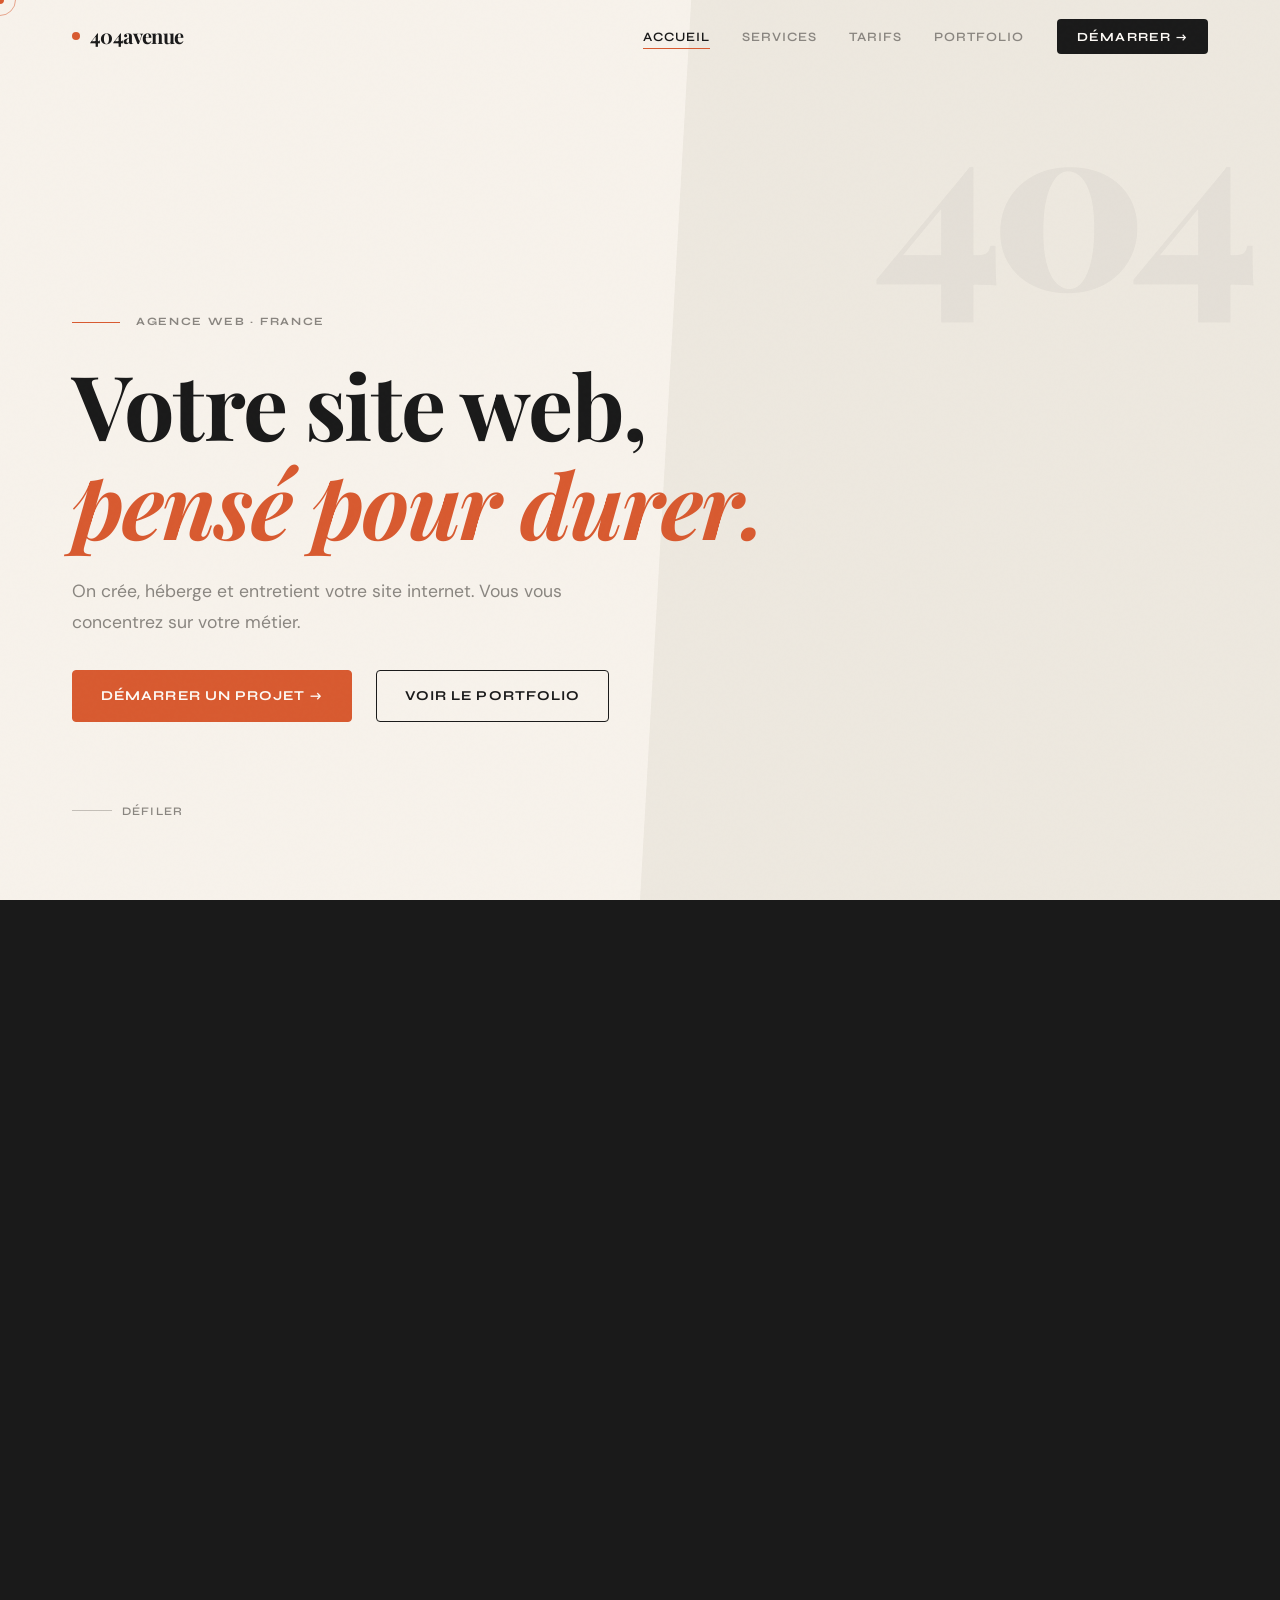
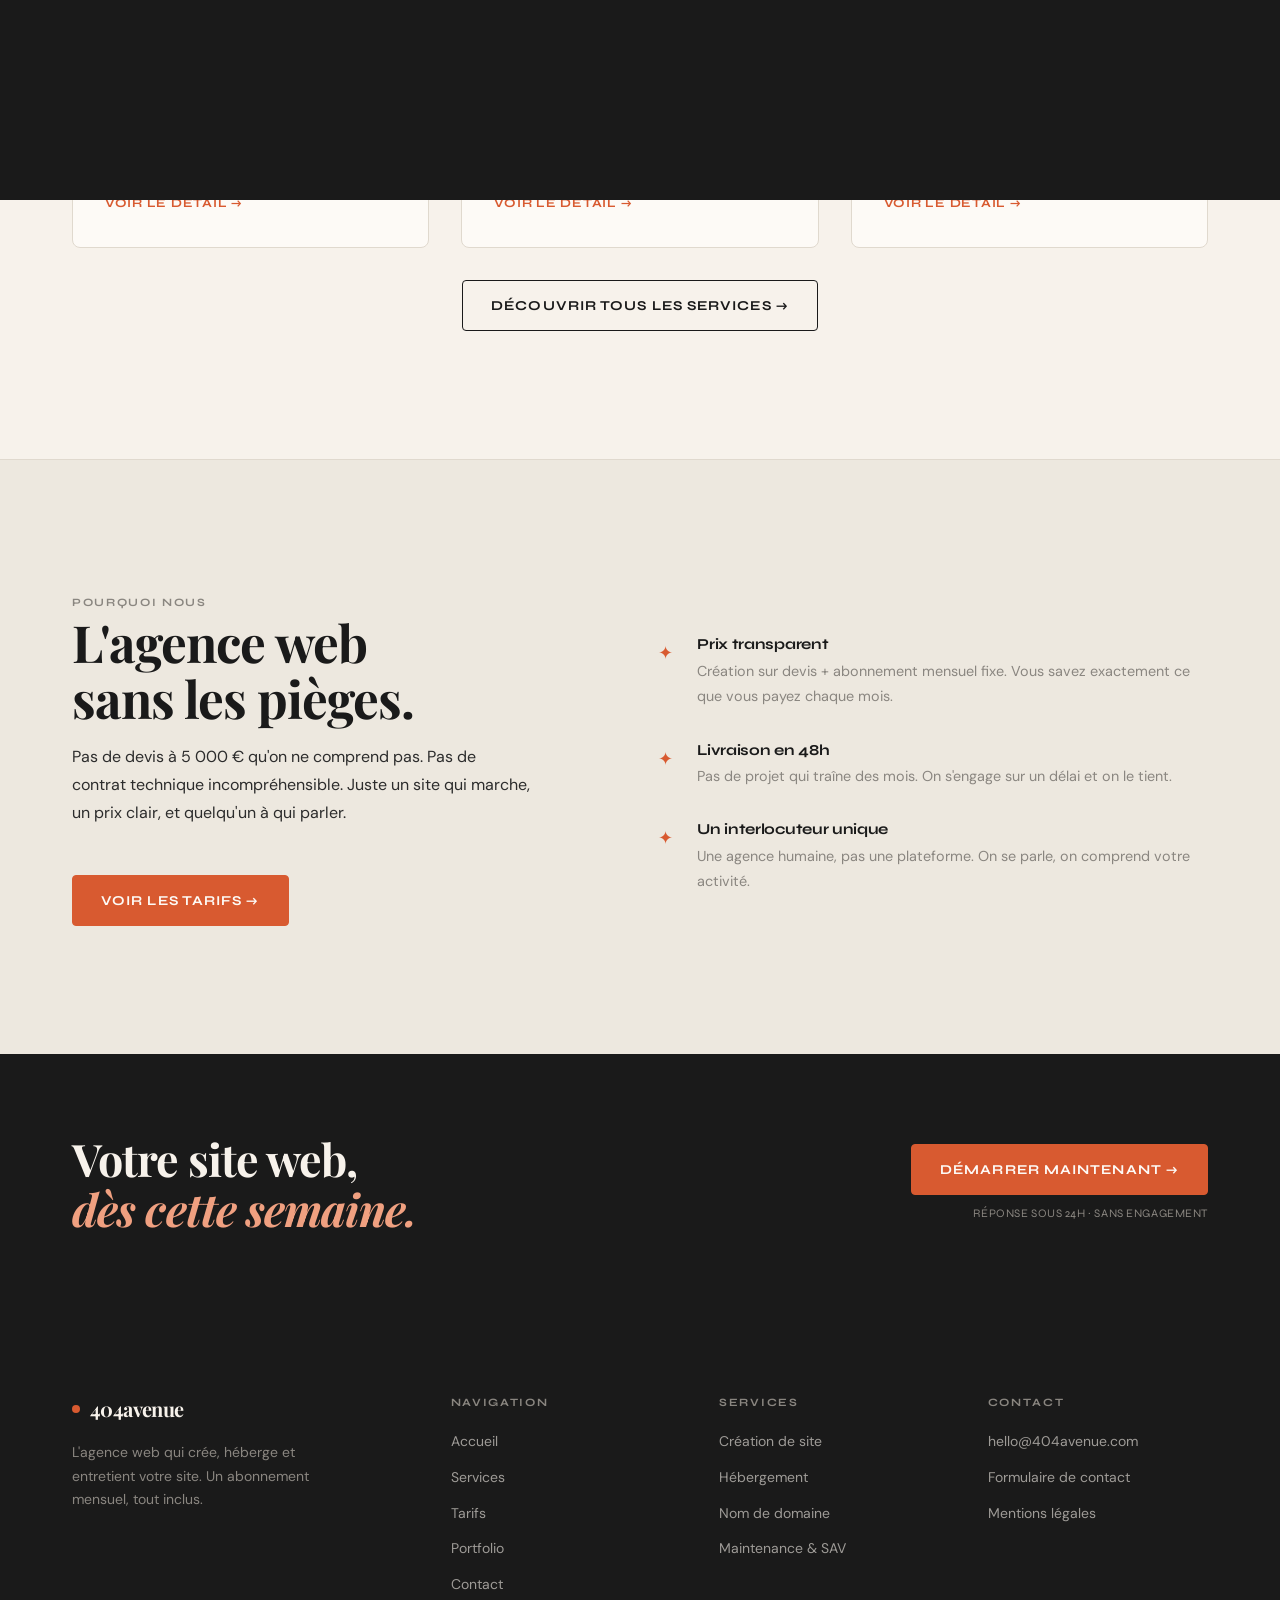
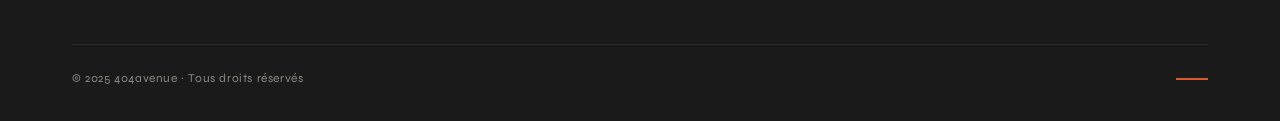
<file: index.html>
<!DOCTYPE html>
<html lang="fr">
<head>
  <meta charset="UTF-8">
  <meta name="viewport" content="width=device-width, initial-scale=1.0">
  <title>404avenue — Création de sites web pour PME</title>
  <meta name="description" content="404avenue crée des sites web professionnels pour les PME et commerces locaux. Design sur-mesure, hébergement, domaine et SAV inclus dans un abonnement mensuel.">
  <meta property="og:title" content="404avenue — Création de sites web pour PME">
  <meta property="og:description" content="Votre site web professionnel, hébergement et SAV inclus. Un abonnement mensuel simple.">
  <meta property="og:type" content="website">
  <meta property="og:url" content="https://www.404avenue.com">
  <link rel="canonical" href="https://www.404avenue.com">
  <link rel="stylesheet" href="css/variables.css">
  <link rel="stylesheet" href="css/base.css">
  <link rel="stylesheet" href="css/components.css">
  <link rel="stylesheet" href="css/home.css">
</head>
<body>

  <!-- Page transition -->
  <div class="page-transition active"></div>

  <!-- Curseur custom -->
  <div class="cursor"></div>
  <div class="cursor-ring"></div>

  <!-- ══ NAVIGATION ══════════════════════════════════════ -->
  <nav class="nav">
    <div class="nav__inner">
      <a href="index.html" class="nav__logo" aria-label="404avenue — accueil">
        <span class="nav__logo-dot"></span>
        404avenue
      </a>
      <ul class="nav__links" role="list">
        <li><a href="index.html"     class="nav__link">Accueil</a></li>
        <li><a href="services.html"  class="nav__link">Services</a></li>
        <li><a href="tarifs.html"    class="nav__link">Tarifs</a></li>
        <li><a href="portfolio.html" class="nav__link">Portfolio</a></li>
        <li><a href="contact.html"   class="nav__cta">Démarrer →</a></li>
      </ul>
      <button class="nav__burger" aria-label="Menu" aria-expanded="false">
        <span></span><span></span><span></span>
      </button>
    </div>
  </nav>

  <!-- Menu mobile -->
  <div class="nav__mobile" role="dialog" aria-label="Navigation mobile">
    <a href="index.html"     class="nav__link">Accueil</a>
    <a href="services.html"  class="nav__link">Services</a>
    <a href="tarifs.html"    class="nav__link">Tarifs</a>
    <a href="portfolio.html" class="nav__link">Portfolio</a>
    <a href="contact.html"   class="btn btn--rust">Démarrer →</a>
  </div>

  <main>

    <!-- ══ HERO ════════════════════════════════════════════ -->
    <section class="hero" aria-labelledby="hero-title">
      <div class="hero__bg">
        <div class="hero__bg-line"></div>
      </div>
      <div class="hero__number" aria-hidden="true">404</div>

      <div class="container">
        <div class="hero__content">
          <div class="hero__eyebrow">
            <span class="hero__eyebrow-line"></span>
            <span class="label">Agence web · France</span>
          </div>

          <h1 id="hero-title" class="hero__title">
            Votre site web,<br>
            <em>pensé pour durer.</em>
          </h1>

          <p class="hero__subtitle">
            On crée, héberge et entretient votre site internet. Vous vous concentrez sur votre métier.
          </p>

          <div class="hero__actions">
            <a href="contact.html" class="btn btn--rust">Démarrer un projet →</a>
            <a href="portfolio.html" class="btn btn--outline">Voir le portfolio</a>
          </div>

          <div class="hero__scroll" aria-hidden="true">
            <span class="hero__scroll-line"></span>
            Défiler
          </div>
        </div>
      </div>
    </section>

    <!-- ══ STATS ═══════════════════════════════════════════ -->
    <section class="stats section--sm" aria-label="Chiffres clés">
      <div class="container">
        <div class="stats__grid">
          <div class="stat reveal">
            <div class="stat__num"><span data-count="48" data-suffix="">48</span><span>h</span></div>
            <div class="stat__label">Délai de livraison</div>
          </div>
          <div class="divider-v" aria-hidden="true"></div>
          <div class="stat reveal reveal--delay-1">
            <div class="stat__num"><span data-count="24" data-suffix="">24</span><span>h</span></div>
            <div class="stat__label">SAV garanti</div>
          </div>
          <div class="divider-v" aria-hidden="true"></div>
          <div class="stat reveal reveal--delay-2">
            <div class="stat__num"><span data-count="100" data-suffix="%">100%</span></div>
            <div class="stat__label">Hébergement inclus</div>
          </div>
          <div class="divider-v" aria-hidden="true"></div>
          <div class="stat reveal reveal--delay-3">
            <div class="stat__num">1</div>
            <div class="stat__label">Abonnement tout inclus</div>
          </div>
        </div>
      </div>
    </section>

    <div class="divider"></div>

    <!-- ══ SERVICES APERÇU ══════════════════════════════════ -->
    <section class="section services-home" aria-labelledby="services-title">
      <div class="container">
        <div class="section-header reveal">
          <span class="label">Ce qu'on fait</span>
          <h2 id="services-title">Une agence complète,<br><em>une facture simple.</em></h2>
          <p>Création, hébergement, domaine, maintenance et SAV — tout est compris. Pas de surprise, pas d'extras cachés.</p>
        </div>

        <div class="services-home__grid">
          <article class="services-home__card reveal" aria-label="Service création">
            <div class="services-home__card-num" aria-hidden="true">01</div>
            <div class="services-home__card-body">
              <h3>Création sur-mesure</h3>
              <p>Un site unique, pensé pour votre activité, livré en 48h. Design professionnel, responsive et optimisé.</p>
              <a href="services.html" class="services-home__more">Voir le détail →</a>
            </div>
          </article>

          <article class="services-home__card reveal reveal--delay-1" aria-label="Service hébergement">
            <div class="services-home__card-num" aria-hidden="true">02</div>
            <div class="services-home__card-body">
              <h3>Hébergement & domaine</h3>
              <p>Votre site en ligne, votre nom de domaine géré, les mises à jour techniques assurées. On s'en occupe.</p>
              <a href="services.html" class="services-home__more">Voir le détail →</a>
            </div>
          </article>

          <article class="services-home__card reveal reveal--delay-2" aria-label="Service SAV">
            <div class="services-home__card-num" aria-hidden="true">03</div>
            <div class="services-home__card-body">
              <h3>SAV & maintenance</h3>
              <p>Besoin de modifier un texte, une photo, un horaire ? On répond sous 24h. Inclus dans votre abonnement.</p>
              <a href="services.html" class="services-home__more">Voir le détail →</a>
            </div>
          </article>
        </div>

        <div class="services-home__cta reveal">
          <a href="services.html" class="btn btn--outline">Découvrir tous les services →</a>
        </div>
      </div>
    </section>

    <div class="divider"></div>

    <!-- ══ POURQUOI 404AVENUE ══════════════════════════════ -->
    <section class="section why" aria-labelledby="why-title">
      <div class="container">
        <div class="why__inner">
          <div class="why__left reveal">
            <span class="label">Pourquoi nous</span>
            <h2 id="why-title">L'agence web<br>sans les pièges.</h2>
            <p>Pas de devis à 5 000 € qu'on ne comprend pas. Pas de contrat technique incompréhensible. Juste un site qui marche, un prix clair, et quelqu'un à qui parler.</p>
            <a href="tarifs.html" class="btn btn--rust" style="margin-top: var(--s3);">Voir les tarifs →</a>
          </div>
          <div class="why__right">
            <div class="why__item reveal reveal--delay-1">
              <div class="why__icon" aria-hidden="true">✦</div>
              <div>
                <h4>Prix transparent</h4>
                <p>Création sur devis + abonnement mensuel fixe. Vous savez exactement ce que vous payez chaque mois.</p>
              </div>
            </div>
            <div class="why__item reveal reveal--delay-2">
              <div class="why__icon" aria-hidden="true">✦</div>
              <div>
                <h4>Livraison en 48h</h4>
                <p>Pas de projet qui traîne des mois. On s'engage sur un délai et on le tient.</p>
              </div>
            </div>
            <div class="why__item reveal reveal--delay-3">
              <div class="why__icon" aria-hidden="true">✦</div>
              <div>
                <h4>Un interlocuteur unique</h4>
                <p>Une agence humaine, pas une plateforme. On se parle, on comprend votre activité.</p>
              </div>
            </div>
          </div>
        </div>
      </div>
    </section>

    <!-- ══ CTA BANDE ═════════════════════════════════════════ -->
    <section class="cta-band" aria-label="Appel à l'action">
      <div class="container">
        <div class="cta-band__inner">
          <div class="cta-band__text reveal">
            <h2>Votre site web,<br><em>dès cette semaine.</em></h2>
          </div>
          <div class="cta-band__action reveal reveal--delay-2">
            <a href="contact.html" class="btn btn--rust">Démarrer maintenant →</a>
            <p>Réponse sous 24h · Sans engagement</p>
          </div>
        </div>
      </div>
    </section>

  </main>

  <!-- ══ FOOTER ═══════════════════════════════════════════ -->
  <footer class="footer">
    <div class="container">
      <div class="footer__grid">
        <div class="footer__brand">
          <a href="index.html" class="nav__logo">
            <span class="nav__logo-dot"></span>
            404avenue
          </a>
          <p>L'agence web qui crée, héberge et entretient votre site. Un abonnement mensuel, tout inclus.</p>
        </div>
        <div>
          <p class="footer__col-title">Navigation</p>
          <ul class="footer__links">
            <li><a href="index.html">Accueil</a></li>
            <li><a href="services.html">Services</a></li>
            <li><a href="tarifs.html">Tarifs</a></li>
            <li><a href="portfolio.html">Portfolio</a></li>
            <li><a href="contact.html">Contact</a></li>
          </ul>
        </div>
        <div>
          <p class="footer__col-title">Services</p>
          <ul class="footer__links">
            <li><a href="services.html">Création de site</a></li>
            <li><a href="services.html">Hébergement</a></li>
            <li><a href="services.html">Nom de domaine</a></li>
            <li><a href="services.html">Maintenance & SAV</a></li>
          </ul>
        </div>
        <div>
          <p class="footer__col-title">Contact</p>
          <ul class="footer__links">
            <li><a href="mailto:hello@404avenue.com">hello@404avenue.com</a></li>
            <li><a href="contact.html">Formulaire de contact</a></li>
            <li><a href="mentions-legales.html">Mentions légales</a></li>
          </ul>
        </div>
      </div>
      <div class="footer__bottom">
        <span class="footer__copy">© 2025 404avenue · Tous droits réservés</span>
        <div class="footer__rust"></div>
      </div>
    </div>
  </footer>

  <script src="js/main.js"></script>
</body>
</html>
</file>
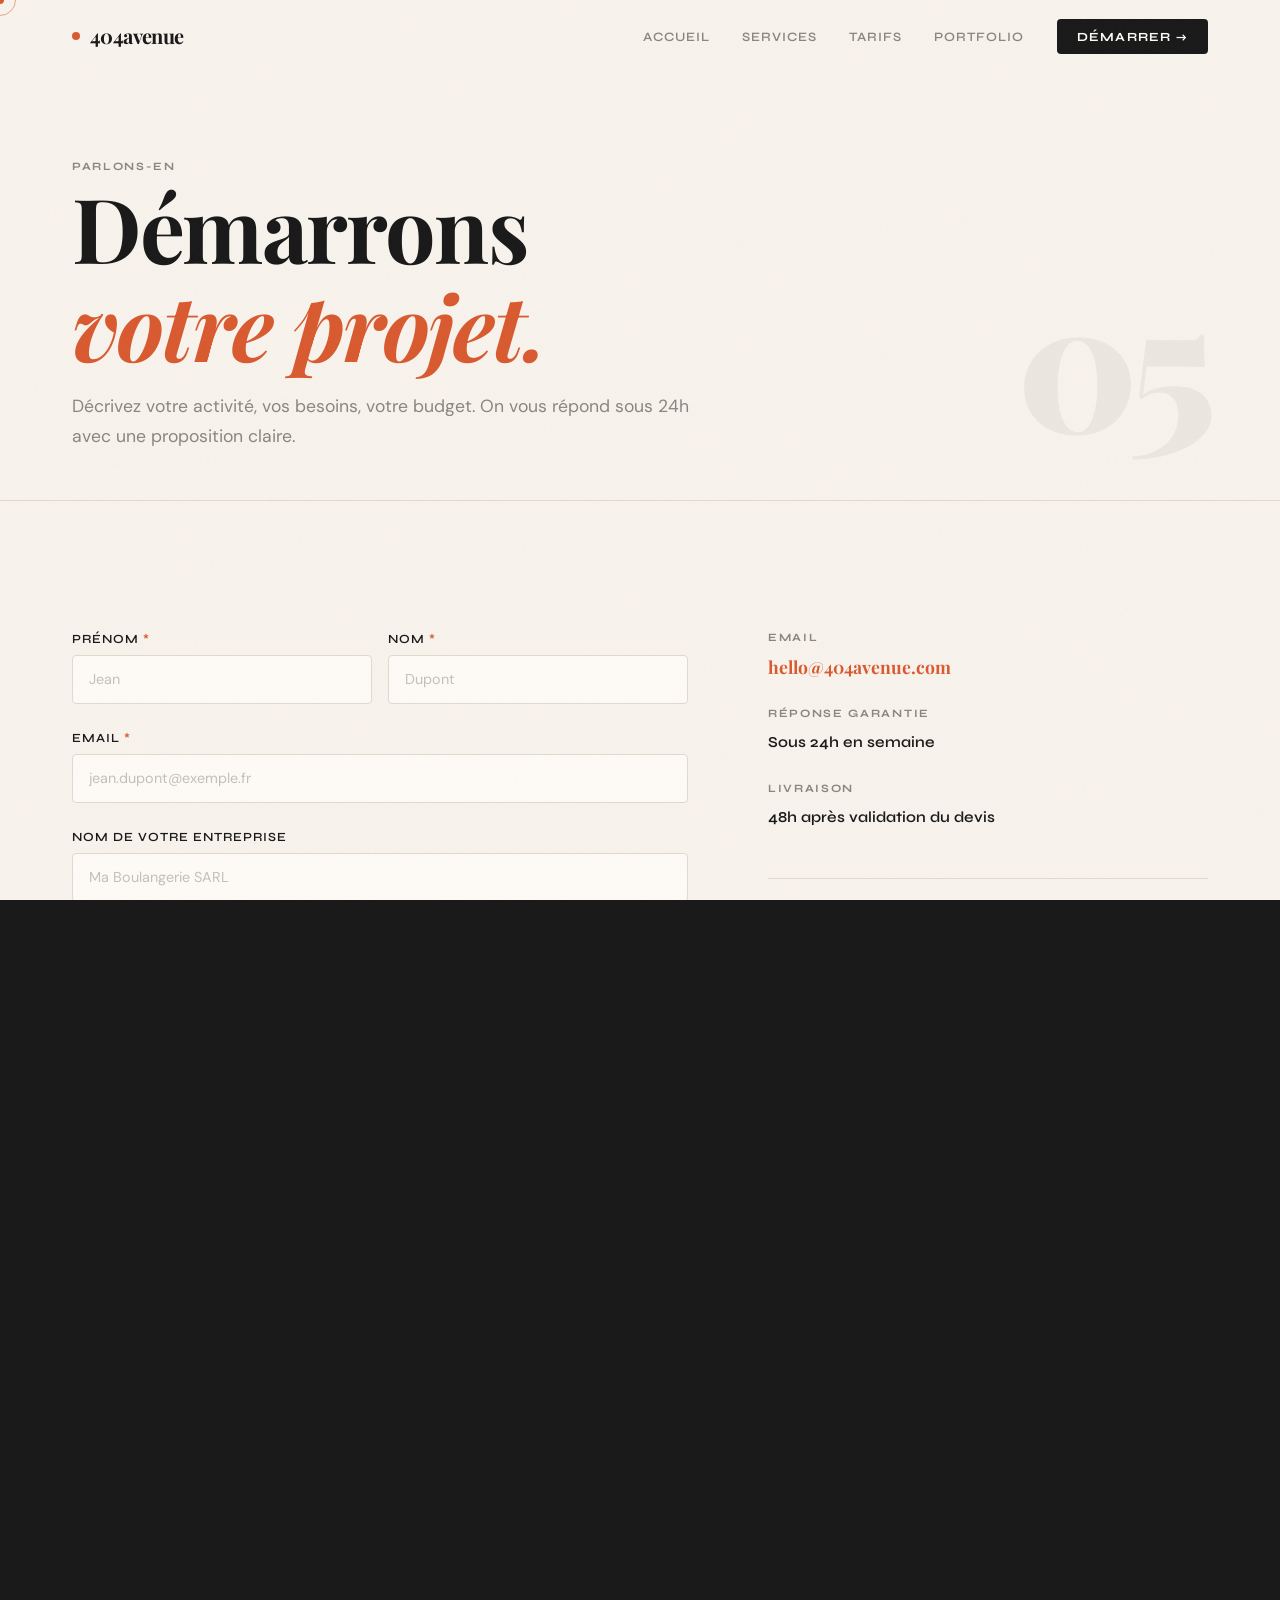
<file: contact.html>
<!DOCTYPE html>
<html lang="fr">
<head>
  <meta charset="UTF-8">
  <meta name="viewport" content="width=device-width, initial-scale=1.0">
  <title>Contact — 404avenue</title>
  <meta name="description" content="Contactez 404avenue pour démarrer votre projet de site web. Réponse sous 24h.">
  <link rel="stylesheet" href="css/variables.css">
  <link rel="stylesheet" href="css/base.css">
  <link rel="stylesheet" href="css/components.css">
  <link rel="stylesheet" href="css/services.css">
  <link rel="stylesheet" href="css/contact.css">
</head>
<body>

  <div class="page-transition active"></div>
  <div class="cursor"></div>
  <div class="cursor-ring"></div>

  <nav class="nav">
    <div class="nav__inner">
      <a href="index.html" class="nav__logo"><span class="nav__logo-dot"></span>404avenue</a>
      <ul class="nav__links">
        <li><a href="index.html"     class="nav__link">Accueil</a></li>
        <li><a href="services.html"  class="nav__link">Services</a></li>
        <li><a href="tarifs.html"    class="nav__link">Tarifs</a></li>
        <li><a href="portfolio.html" class="nav__link">Portfolio</a></li>
        <li><a href="contact.html"   class="nav__cta">Démarrer →</a></li>
      </ul>
      <button class="nav__burger" aria-label="Menu"><span></span><span></span><span></span></button>
    </div>
  </nav>
  <div class="nav__mobile">
    <a href="index.html"     class="nav__link">Accueil</a>
    <a href="services.html"  class="nav__link">Services</a>
    <a href="tarifs.html"    class="nav__link">Tarifs</a>
    <a href="portfolio.html" class="nav__link">Portfolio</a>
    <a href="contact.html"   class="btn btn--rust">Démarrer →</a>
  </div>

  <main>

    <!-- ══ PAGE HEADER ══ -->
    <section class="page-header">
      <div class="container">
        <div class="page-header__inner">
          <div class="page-header__left reveal">
            <span class="label">Parlons-en</span>
            <h1>Démarrons<br><em style="color:var(--rust)">votre projet.</em></h1>
            <p>Décrivez votre activité, vos besoins, votre budget. On vous répond sous 24h avec une proposition claire.</p>
          </div>
          <div class="page-header__right reveal reveal--delay-2" aria-hidden="true">
            <span class="page-header__number">05</span>
          </div>
        </div>
      </div>
    </section>

    <div class="divider"></div>

    <!-- ══ CONTACT LAYOUT ══ -->
    <section class="section contact-layout">
      <div class="container">
        <div class="contact-grid">

          <!-- ── Formulaire ── -->
          <div class="contact-form-wrap reveal">
            <form class="contact-form" id="contactForm" name="contact" netlify novalidate aria-label="Formulaire de contact">
          <input type="hidden" name="form-name" value="contact">
            

              <div class="form-row form-row--2">
                <div class="form-field">
                  <label for="prenom" class="form-label">Prénom <span aria-hidden="true">*</span></label>
                  <input type="text" id="prenom" name="prenom" class="form-input" placeholder="Jean" required autocomplete="given-name">
                </div>
                <div class="form-field">
                  <label for="nom" class="form-label">Nom <span aria-hidden="true">*</span></label>
                  <input type="text" id="nom" name="nom" class="form-input" placeholder="Dupont" required autocomplete="family-name">
                </div>
              </div>

              <div class="form-field">
                <label for="email" class="form-label">Email <span aria-hidden="true">*</span></label>
                <input type="email" id="email" name="email" class="form-input" placeholder="jean.dupont@exemple.fr" required autocomplete="email">
              </div>

              <div class="form-field">
                <label for="entreprise" class="form-label">Nom de votre entreprise</label>
                <input type="text" id="entreprise" name="entreprise" class="form-input" placeholder="Ma Boulangerie SARL" autocomplete="organization">
              </div>

              <div class="form-field">
                <label for="offre" class="form-label">Formule qui vous intéresse</label>
                <select id="offre" name="offre" class="form-input form-select">
                  <option value="">Choisir une formule…</option>
                  <option value="essentiel">Essentiel — 49,90€/mois</option>
                  <option value="business">Business — 89,90€/mois</option>
                  <option value="mesure">Sur mesure — devis personnalisé</option>
                  <option value="info">Je veux juste des informations</option>
                </select>
              </div>

              <div class="form-field">
                <label for="message" class="form-label">Votre projet <span aria-hidden="true">*</span></label>
                <textarea id="message" name="message" class="form-input form-textarea" rows="5" placeholder="Décrivez votre activité, ce que vous attendez de votre site, vos délais éventuels…" required></textarea>
              </div>

              <button type="submit" class="btn btn--rust contact-submit">
                Envoyer le message →
              </button>

              <div class="contact-form__success" id="formSuccess" role="alert" aria-live="polite" hidden>
                <strong>Message envoyé !</strong> On vous répond dans les 24h.
              </div>

            </form>
          </div>

          <!-- ── Infos ── -->
          <aside class="contact-info reveal reveal--delay-2">
            <div class="contact-info__block">
              <span class="label">Email</span>
              <a href="mailto:hello@404avenue.com" class="contact-info__link">hello@404avenue.com</a>
            </div>

            <div class="contact-info__block">
              <span class="label">Réponse garantie</span>
              <p class="contact-info__value">Sous 24h en semaine</p>
            </div>

            <div class="contact-info__block">
              <span class="label">Livraison</span>
              <p class="contact-info__value">48h après validation du devis</p>
            </div>

            <div class="divider" style="margin: var(--s3) 0;"></div>

            <div class="contact-info__reassurance">
              <div class="reassurance-item">
                <span class="reassurance-icon" aria-hidden="true">✦</span>
                <p>Pas d'engagement minimum — résiliation à tout moment</p>
              </div>
              <div class="reassurance-item">
                <span class="reassurance-icon" aria-hidden="true">✦</span>
                <p>Devis gratuit et sans obligation</p>
              </div>
              <div class="reassurance-item">
                <span class="reassurance-icon" aria-hidden="true">✦</span>
                <p>Vous restez propriétaire de votre site</p>
              </div>
            </div>

            <div class="divider" style="margin: var(--s3) 0;"></div>

            <div class="contact-info__block">
              <span class="label">On travaille avec</span>
              <p class="contact-info__value" style="font-size:0.875rem; color:var(--grey-mid);">Restaurants · Artisans · Commerces locaux · PME · Professions libérales</p>
            </div>
          </aside>

        </div>
      </div>
    </section>

  </main>

  <footer class="footer">
    <div class="container">
      <div class="footer__grid">
        <div class="footer__brand">
          <a href="index.html" class="nav__logo"><span class="nav__logo-dot"></span>404avenue</a>
          <p>L'agence web qui crée, héberge et entretient votre site. Un abonnement mensuel, tout inclus.</p>
        </div>
        <div>
          <p class="footer__col-title">Navigation</p>
          <ul class="footer__links">
            <li><a href="index.html">Accueil</a></li>
            <li><a href="services.html">Services</a></li>
            <li><a href="tarifs.html">Tarifs</a></li>
            <li><a href="portfolio.html">Portfolio</a></li>
            <li><a href="contact.html">Contact</a></li>
          </ul>
        </div>
        <div>
          <p class="footer__col-title">Services</p>
          <ul class="footer__links">
            <li><a href="services.html">Création de site</a></li>
            <li><a href="services.html">Hébergement</a></li>
            <li><a href="services.html">Nom de domaine</a></li>
            <li><a href="services.html">Maintenance & SAV</a></li>
          </ul>
        </div>
        <div>
          <p class="footer__col-title">Contact</p>
          <ul class="footer__links">
            <li><a href="mailto:hello@404avenue.com">hello@404avenue.com</a></li>
            <li><a href="contact.html">Formulaire de contact</a></li>
            <li><a href="mentions-legales.html">Mentions légales</a></li>
          </ul>
        </div>
      </div>
      <div class="footer__bottom">
        <span class="footer__copy">© 2025 404avenue · Tous droits réservés</span>
        <div class="footer__rust"></div>
      </div>
    </div>
  </footer>

  <script src="js/main.js"></script>
  <script src="js/contact.js"></script>
</body>
</html>
</file>
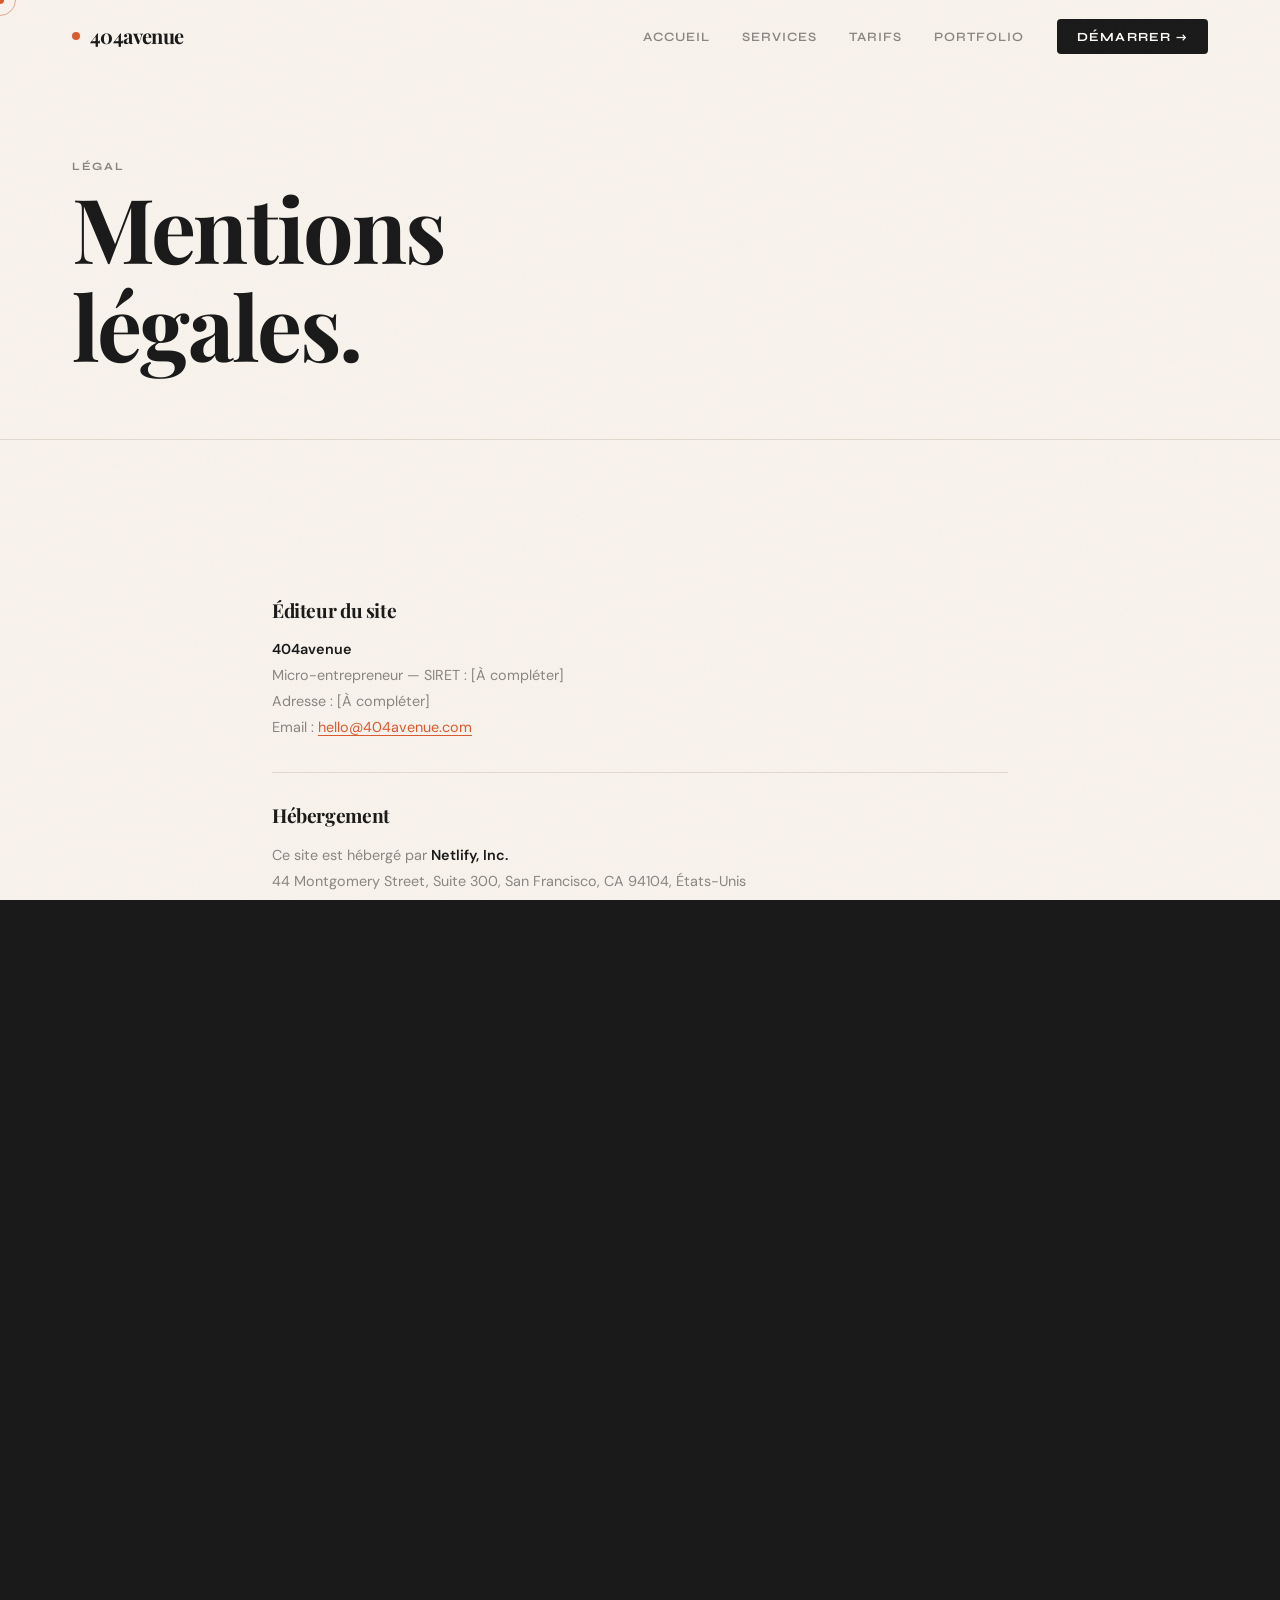
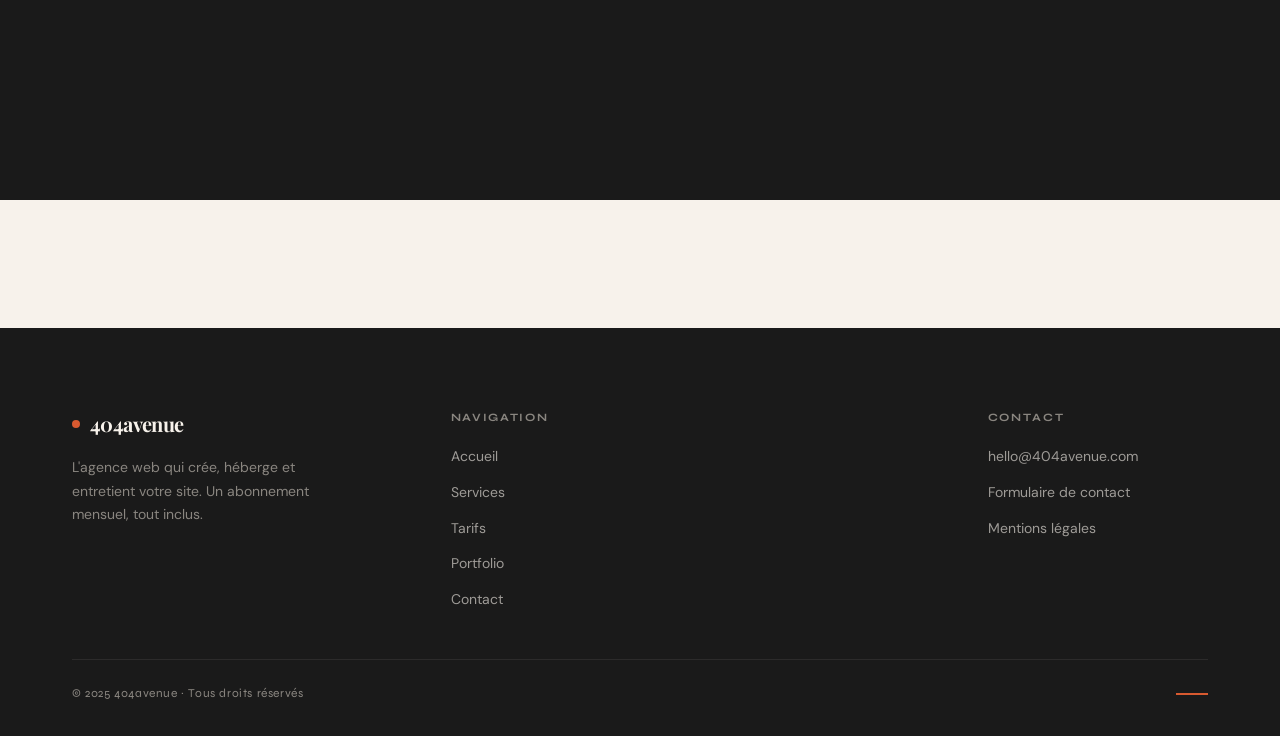
<file: mentions-legales.html>
<!DOCTYPE html>
<html lang="fr">
<head>
  <meta charset="UTF-8">
  <meta name="viewport" content="width=device-width, initial-scale=1.0">
  <title>Mentions légales — 404avenue</title>
  <meta name="robots" content="noindex">
  <link rel="stylesheet" href="css/variables.css">
  <link rel="stylesheet" href="css/base.css">
  <link rel="stylesheet" href="css/components.css">
  <link rel="stylesheet" href="css/services.css">
  <link rel="stylesheet" href="css/legal.css">
</head>
<body>

  <div class="page-transition active"></div>
  <div class="cursor"></div>
  <div class="cursor-ring"></div>

  <nav class="nav">
    <div class="nav__inner">
      <a href="index.html" class="nav__logo"><span class="nav__logo-dot"></span>404avenue</a>
      <ul class="nav__links">
        <li><a href="index.html"     class="nav__link">Accueil</a></li>
        <li><a href="services.html"  class="nav__link">Services</a></li>
        <li><a href="tarifs.html"    class="nav__link">Tarifs</a></li>
        <li><a href="portfolio.html" class="nav__link">Portfolio</a></li>
        <li><a href="contact.html"   class="nav__cta">Démarrer →</a></li>
      </ul>
      <button class="nav__burger" aria-label="Menu"><span></span><span></span><span></span></button>
    </div>
  </nav>
  <div class="nav__mobile">
    <a href="index.html"     class="nav__link">Accueil</a>
    <a href="services.html"  class="nav__link">Services</a>
    <a href="tarifs.html"    class="nav__link">Tarifs</a>
    <a href="portfolio.html" class="nav__link">Portfolio</a>
    <a href="contact.html"   class="btn btn--rust">Démarrer →</a>
  </div>

  <main>
    <section class="page-header">
      <div class="container">
        <div class="page-header__inner">
          <div class="page-header__left">
            <span class="label">Légal</span>
            <h1>Mentions légales.</h1>
          </div>
        </div>
      </div>
    </section>
    <div class="divider"></div>

    <section class="section legal-content">
      <div class="container container--narrow">

        <div class="legal-block">
          <h2>Éditeur du site</h2>
          <p><strong>404avenue</strong><br>
          Micro-entrepreneur — SIRET : [À compléter]<br>
          Adresse : [À compléter]<br>
          Email : <a href="mailto:hello@404avenue.com">hello@404avenue.com</a></p>
        </div>

        <div class="legal-block">
          <h2>Hébergement</h2>
          <p>Ce site est hébergé par <strong>Netlify, Inc.</strong><br>
          44 Montgomery Street, Suite 300, San Francisco, CA 94104, États-Unis<br>
          <a href="https://www.netlify.com" target="_blank" rel="noopener">www.netlify.com</a></p>
        </div>

        <div class="legal-block">
          <h2>Propriété intellectuelle</h2>
          <p>L'ensemble des éléments constituant ce site (textes, images, logo, design) est la propriété exclusive de 404avenue et est protégé par les lois françaises et internationales relatives à la propriété intellectuelle. Toute reproduction, même partielle, est interdite sans autorisation préalable écrite.</p>
        </div>

        <div class="legal-block">
          <h2>Données personnelles</h2>
          <p>Les données collectées via le formulaire de contact (nom, email, message) sont utilisées uniquement pour répondre à votre demande. Elles ne sont pas transmises à des tiers. Conformément au RGPD et à la loi Informatique et Libertés, vous disposez d'un droit d'accès, de rectification et de suppression de vos données. Exercez ce droit à l'adresse : <a href="mailto:hello@404avenue.com">hello@404avenue.com</a></p>
        </div>

        <div class="legal-block">
          <h2>Cookies</h2>
          <p>Ce site n'utilise pas de cookies de traçage ou publicitaires. Des cookies techniques essentiels au fonctionnement du site peuvent être déposés.</p>
        </div>

        <div class="legal-block">
          <h2>Limitation de responsabilité</h2>
          <p>404avenue s'efforce d'assurer l'exactitude des informations publiées sur ce site, mais ne peut garantir leur exhaustivité ni leur actualité. 404avenue ne saurait être tenu responsable des dommages directs ou indirects résultant de l'utilisation de ce site.</p>
        </div>

        <div class="legal-block">
          <h2>Droit applicable</h2>
          <p>Le présent site est soumis au droit français. En cas de litige, les tribunaux français seront seuls compétents.</p>
        </div>

      </div>
    </section>
  </main>

  <footer class="footer">
    <div class="container">
      <div class="footer__grid">
        <div class="footer__brand">
          <a href="index.html" class="nav__logo"><span class="nav__logo-dot"></span>404avenue</a>
          <p>L'agence web qui crée, héberge et entretient votre site. Un abonnement mensuel, tout inclus.</p>
        </div>
        <div>
          <p class="footer__col-title">Navigation</p>
          <ul class="footer__links">
            <li><a href="index.html">Accueil</a></li>
            <li><a href="services.html">Services</a></li>
            <li><a href="tarifs.html">Tarifs</a></li>
            <li><a href="portfolio.html">Portfolio</a></li>
            <li><a href="contact.html">Contact</a></li>
          </ul>
        </div>
        <div></div>
        <div>
          <p class="footer__col-title">Contact</p>
          <ul class="footer__links">
            <li><a href="mailto:hello@404avenue.com">hello@404avenue.com</a></li>
            <li><a href="contact.html">Formulaire de contact</a></li>
            <li><a href="mentions-legales.html">Mentions légales</a></li>
          </ul>
        </div>
      </div>
      <div class="footer__bottom">
        <span class="footer__copy">© 2025 404avenue · Tous droits réservés</span>
        <div class="footer__rust"></div>
      </div>
    </div>
  </footer>

  <script src="js/main.js"></script>
</body>
</html>
</file>
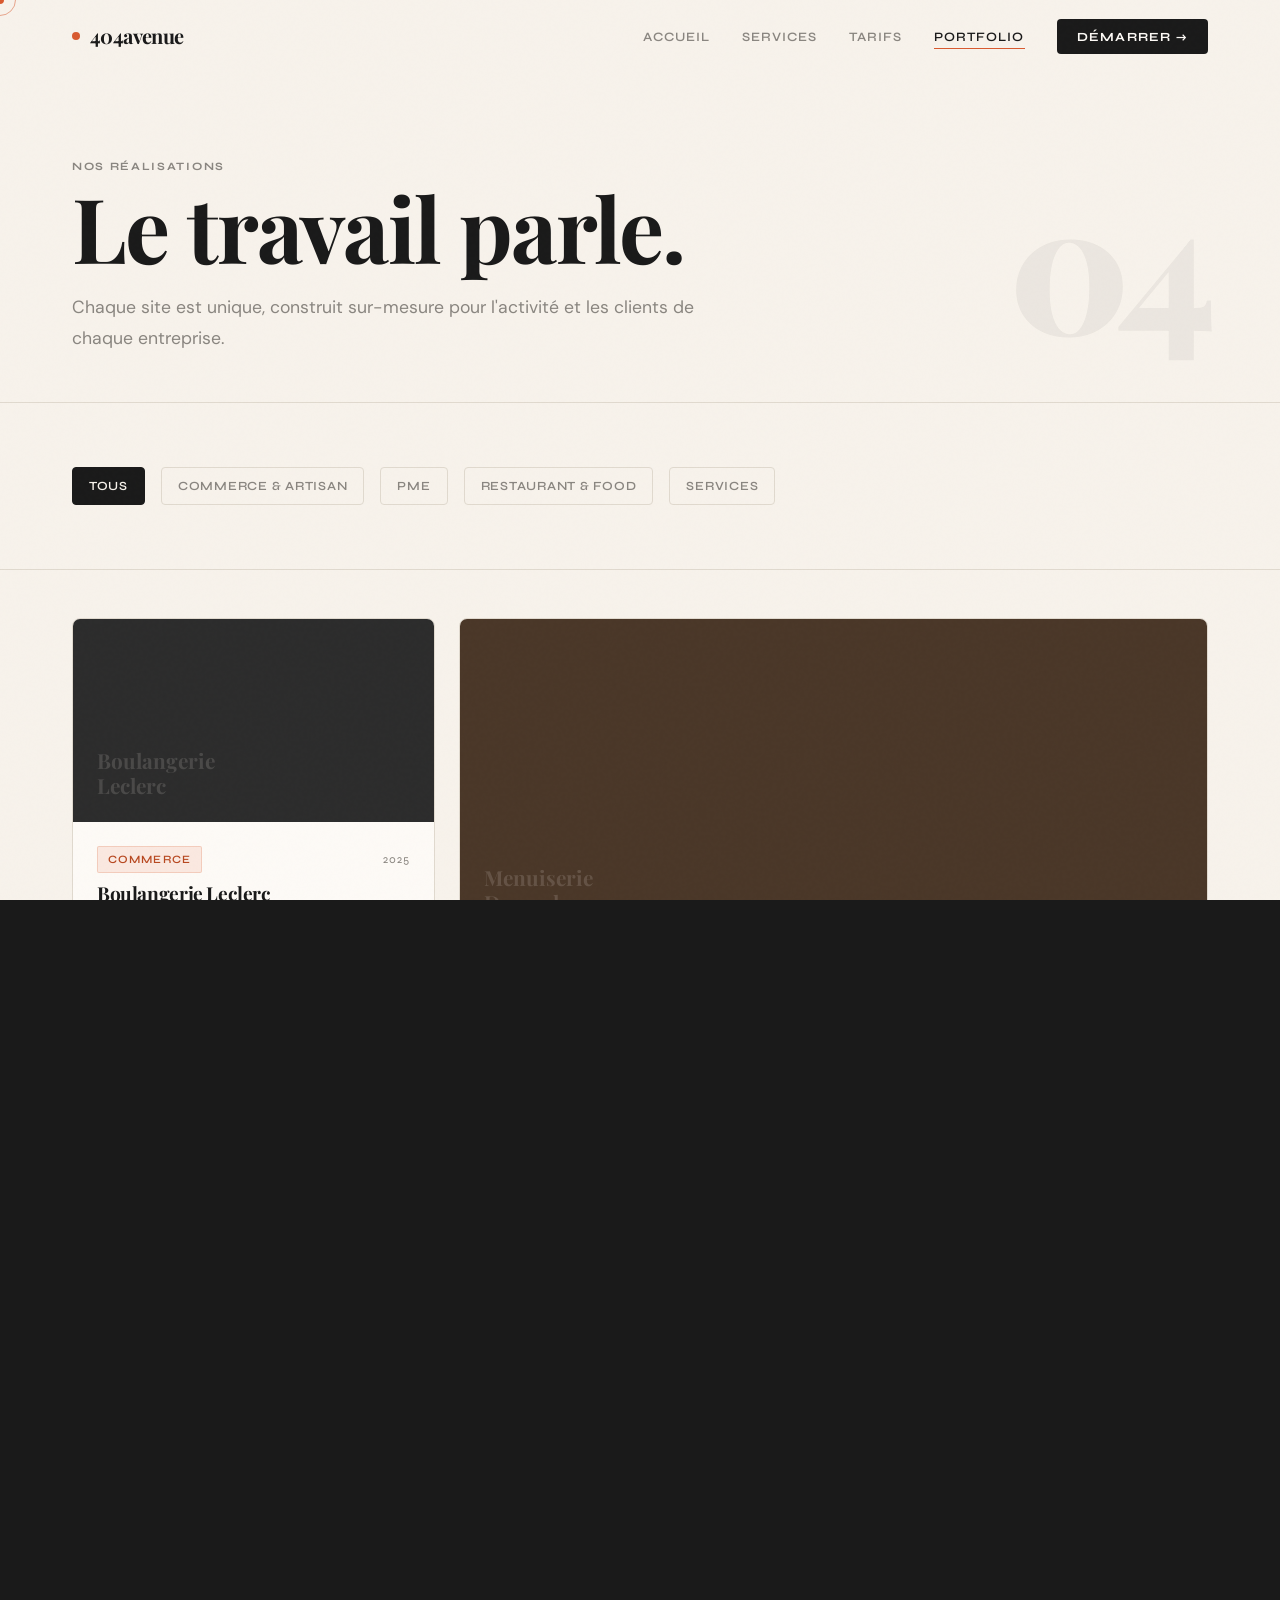
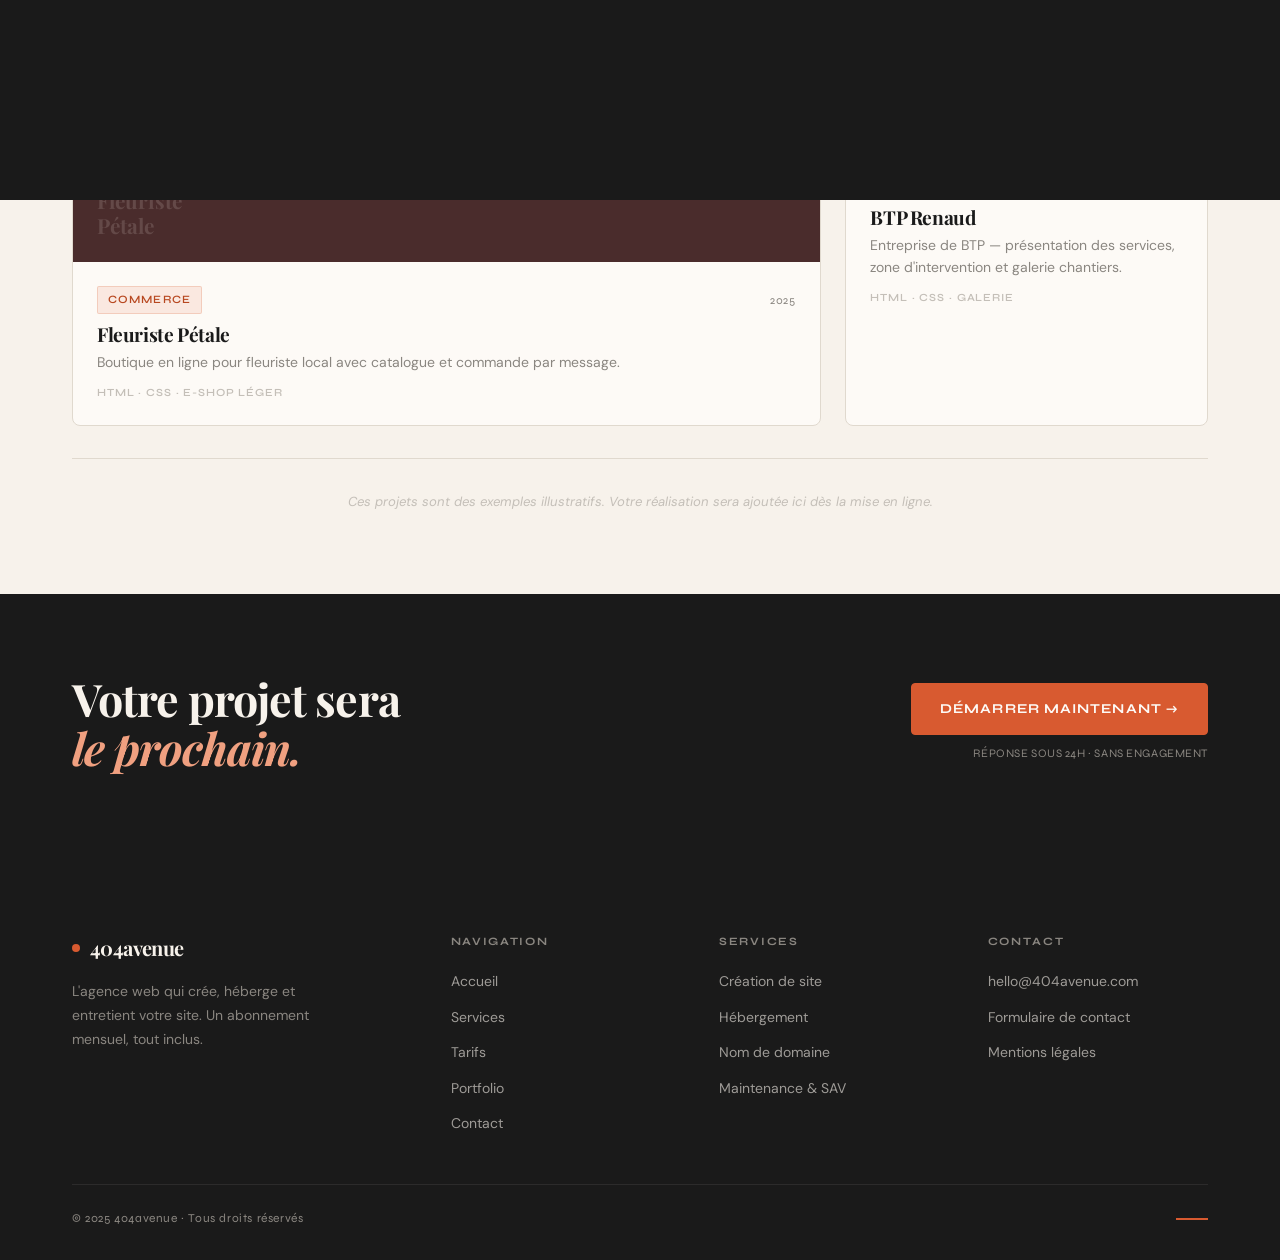
<file: portfolio.html>
<!DOCTYPE html>
<html lang="fr">
<head>
  <meta charset="UTF-8">
  <meta name="viewport" content="width=device-width, initial-scale=1.0">
  <title>Portfolio — 404avenue</title>
  <meta name="description" content="Découvrez les réalisations de 404avenue : sites web créés pour des PME, commerces et indépendants.">
  <link rel="stylesheet" href="css/variables.css">
  <link rel="stylesheet" href="css/base.css">
  <link rel="stylesheet" href="css/components.css">
  <link rel="stylesheet" href="css/services.css">
  <link rel="stylesheet" href="css/portfolio.css">
</head>
<body>

  <div class="page-transition active"></div>
  <div class="cursor"></div>
  <div class="cursor-ring"></div>

  <nav class="nav">
    <div class="nav__inner">
      <a href="index.html" class="nav__logo"><span class="nav__logo-dot"></span>404avenue</a>
      <ul class="nav__links">
        <li><a href="index.html"     class="nav__link">Accueil</a></li>
        <li><a href="services.html"  class="nav__link">Services</a></li>
        <li><a href="tarifs.html"    class="nav__link">Tarifs</a></li>
        <li><a href="portfolio.html" class="nav__link">Portfolio</a></li>
        <li><a href="contact.html"   class="nav__cta">Démarrer →</a></li>
      </ul>
      <button class="nav__burger" aria-label="Menu"><span></span><span></span><span></span></button>
    </div>
  </nav>
  <div class="nav__mobile">
    <a href="index.html"     class="nav__link">Accueil</a>
    <a href="services.html"  class="nav__link">Services</a>
    <a href="tarifs.html"    class="nav__link">Tarifs</a>
    <a href="portfolio.html" class="nav__link">Portfolio</a>
    <a href="contact.html"   class="btn btn--rust">Démarrer →</a>
  </div>

  <main>

    <!-- ══ PAGE HEADER ══ -->
    <section class="page-header">
      <div class="container">
        <div class="page-header__inner">
          <div class="page-header__left reveal">
            <span class="label">Nos réalisations</span>
            <h1>Le travail parle.</h1>
            <p>Chaque site est unique, construit sur-mesure pour l'activité et les clients de chaque entreprise.</p>
          </div>
          <div class="page-header__right reveal reveal--delay-2" aria-hidden="true">
            <span class="page-header__number">04</span>
          </div>
        </div>
      </div>
    </section>

    <div class="divider"></div>

    <!-- ══ FILTRES ══ -->
    <section class="section--sm portfolio-filters">
      <div class="container">
        <div class="filters" role="group" aria-label="Filtrer par catégorie">
          <button class="filter-btn filter-btn--active" data-filter="all">Tous</button>
          <button class="filter-btn" data-filter="commerce">Commerce & Artisan</button>
          <button class="filter-btn" data-filter="pme">PME</button>
          <button class="filter-btn" data-filter="restaurant">Restaurant & Food</button>
          <button class="filter-btn" data-filter="service">Services</button>
        </div>
      </div>
    </section>

    <!-- ══ GRILLE PROJETS ══ -->
    <section class="portfolio-grid-section" aria-labelledby="portfolio-title">
      <div class="container">
        <div class="portfolio-grid" id="portfolio-grid">

          <!-- Projet 1 — placeholder, à remplacer par vrai projet -->
          <article class="portfolio-card reveal" data-category="commerce" aria-label="Projet Boulangerie Leclerc">
            <div class="portfolio-card__thumb portfolio-card__thumb--a">
              <div class="portfolio-card__thumb-inner">
                <span class="portfolio-card__placeholder-text" aria-hidden="true">Boulangerie<br>Leclerc</span>
              </div>
              <a href="#" class="portfolio-card__overlay" aria-label="Voir le site Boulangerie Leclerc">
                <span>Voir le site →</span>
              </a>
            </div>
            <div class="portfolio-card__info">
              <div class="portfolio-card__meta">
                <span class="tag">Commerce</span>
                <span class="portfolio-card__year">2025</span>
              </div>
              <h3 class="portfolio-card__title">Boulangerie Leclerc</h3>
              <p class="portfolio-card__desc">Site vitrine avec carte des produits, horaires et formulaire de commande.</p>
              <div class="portfolio-card__stack">HTML · CSS · Formulaire</div>
            </div>
          </article>

          <!-- Projet 2 -->
          <article class="portfolio-card portfolio-card--wide reveal reveal--delay-1" data-category="pme" aria-label="Projet Menuiserie Durand">
            <div class="portfolio-card__thumb portfolio-card__thumb--b">
              <div class="portfolio-card__thumb-inner">
                <span class="portfolio-card__placeholder-text" aria-hidden="true">Menuiserie<br>Durand</span>
              </div>
              <a href="#" class="portfolio-card__overlay" aria-label="Voir le site Menuiserie Durand">
                <span>Voir le site →</span>
              </a>
            </div>
            <div class="portfolio-card__info">
              <div class="portfolio-card__meta">
                <span class="tag">PME</span>
                <span class="portfolio-card__year">2025</span>
              </div>
              <h3 class="portfolio-card__title">Menuiserie Durand</h3>
              <p class="portfolio-card__desc">Présentation de l'activité, galerie de réalisations et demande de devis en ligne.</p>
              <div class="portfolio-card__stack">HTML · CSS · Galerie</div>
            </div>
          </article>

          <!-- Projet 3 -->
          <article class="portfolio-card reveal reveal--delay-2" data-category="restaurant" aria-label="Projet Le Vieux Moulin">
            <div class="portfolio-card__thumb portfolio-card__thumb--c">
              <div class="portfolio-card__thumb-inner">
                <span class="portfolio-card__placeholder-text" aria-hidden="true">Le Vieux<br>Moulin</span>
              </div>
              <a href="#" class="portfolio-card__overlay" aria-label="Voir le site Le Vieux Moulin">
                <span>Voir le site →</span>
              </a>
            </div>
            <div class="portfolio-card__info">
              <div class="portfolio-card__meta">
                <span class="tag">Restaurant</span>
                <span class="portfolio-card__year">2025</span>
              </div>
              <h3 class="portfolio-card__title">Le Vieux Moulin</h3>
              <p class="portfolio-card__desc">Site restaurant avec menu, réservation et galerie photos.</p>
              <div class="portfolio-card__stack">HTML · CSS · Réservation</div>
            </div>
          </article>

          <!-- Projet 4 -->
          <article class="portfolio-card reveal" data-category="service" aria-label="Projet Cabinet Moreau">
            <div class="portfolio-card__thumb portfolio-card__thumb--d">
              <div class="portfolio-card__thumb-inner">
                <span class="portfolio-card__placeholder-text" aria-hidden="true">Cabinet<br>Moreau</span>
              </div>
              <a href="#" class="portfolio-card__overlay" aria-label="Voir le site Cabinet Moreau">
                <span>Voir le site →</span>
              </a>
            </div>
            <div class="portfolio-card__info">
              <div class="portfolio-card__meta">
                <span class="tag">Services</span>
                <span class="portfolio-card__year">2025</span>
              </div>
              <h3 class="portfolio-card__title">Cabinet Moreau</h3>
              <p class="portfolio-card__desc">Site professionnel pour un cabinet de conseil avec prise de contact sécurisée.</p>
              <div class="portfolio-card__stack">HTML · CSS · Contact</div>
            </div>
          </article>

          <!-- Projet 5 -->
          <article class="portfolio-card portfolio-card--wide reveal reveal--delay-1" data-category="commerce" aria-label="Projet Fleuriste Pétale">
            <div class="portfolio-card__thumb portfolio-card__thumb--e">
              <div class="portfolio-card__thumb-inner">
                <span class="portfolio-card__placeholder-text" aria-hidden="true">Fleuriste<br>Pétale</span>
              </div>
              <a href="#" class="portfolio-card__overlay" aria-label="Voir le site Fleuriste Pétale">
                <span>Voir le site →</span>
              </a>
            </div>
            <div class="portfolio-card__info">
              <div class="portfolio-card__meta">
                <span class="tag">Commerce</span>
                <span class="portfolio-card__year">2025</span>
              </div>
              <h3 class="portfolio-card__title">Fleuriste Pétale</h3>
              <p class="portfolio-card__desc">Boutique en ligne pour fleuriste local avec catalogue et commande par message.</p>
              <div class="portfolio-card__stack">HTML · CSS · E-shop léger</div>
            </div>
          </article>

          <!-- Projet 6 -->
          <article class="portfolio-card reveal reveal--delay-2" data-category="pme" aria-label="Projet BTP Renaud">
            <div class="portfolio-card__thumb portfolio-card__thumb--f">
              <div class="portfolio-card__thumb-inner">
                <span class="portfolio-card__placeholder-text" aria-hidden="true">BTP<br>Renaud</span>
              </div>
              <a href="#" class="portfolio-card__overlay" aria-label="Voir le site BTP Renaud">
                <span>Voir le site →</span>
              </a>
            </div>
            <div class="portfolio-card__info">
              <div class="portfolio-card__meta">
                <span class="tag">PME</span>
                <span class="portfolio-card__year">2025</span>
              </div>
              <h3 class="portfolio-card__title">BTP Renaud</h3>
              <p class="portfolio-card__desc">Entreprise de BTP — présentation des services, zone d'intervention et galerie chantiers.</p>
              <div class="portfolio-card__stack">HTML · CSS · Galerie</div>
            </div>
          </article>

        </div>

        <p class="portfolio-note reveal">Ces projets sont des exemples illustratifs. Votre réalisation sera ajoutée ici dès la mise en ligne.</p>
      </div>
    </section>

    <!-- ══ CTA ══ -->
    <section class="cta-band">
      <div class="container">
        <div class="cta-band__inner">
          <div class="cta-band__text reveal">
            <h2>Votre projet sera<br><em>le prochain.</em></h2>
          </div>
          <div class="cta-band__action reveal reveal--delay-2">
            <a href="contact.html" class="btn btn--rust">Démarrer maintenant →</a>
            <p>Réponse sous 24h · Sans engagement</p>
          </div>
        </div>
      </div>
    </section>

  </main>

  <footer class="footer">
    <div class="container">
      <div class="footer__grid">
        <div class="footer__brand">
          <a href="index.html" class="nav__logo"><span class="nav__logo-dot"></span>404avenue</a>
          <p>L'agence web qui crée, héberge et entretient votre site. Un abonnement mensuel, tout inclus.</p>
        </div>
        <div>
          <p class="footer__col-title">Navigation</p>
          <ul class="footer__links">
            <li><a href="index.html">Accueil</a></li>
            <li><a href="services.html">Services</a></li>
            <li><a href="tarifs.html">Tarifs</a></li>
            <li><a href="portfolio.html">Portfolio</a></li>
            <li><a href="contact.html">Contact</a></li>
          </ul>
        </div>
        <div>
          <p class="footer__col-title">Services</p>
          <ul class="footer__links">
            <li><a href="services.html">Création de site</a></li>
            <li><a href="services.html">Hébergement</a></li>
            <li><a href="services.html">Nom de domaine</a></li>
            <li><a href="services.html">Maintenance & SAV</a></li>
          </ul>
        </div>
        <div>
          <p class="footer__col-title">Contact</p>
          <ul class="footer__links">
            <li><a href="mailto:hello@404avenue.com">hello@404avenue.com</a></li>
            <li><a href="contact.html">Formulaire de contact</a></li>
            <li><a href="mentions-legales.html">Mentions légales</a></li>
          </ul>
        </div>
      </div>
      <div class="footer__bottom">
        <span class="footer__copy">© 2025 404avenue · Tous droits réservés</span>
        <div class="footer__rust"></div>
      </div>
    </div>
  </footer>

  <script src="js/main.js"></script>
  <script src="js/portfolio.js"></script>
</body>
</html>
</file>
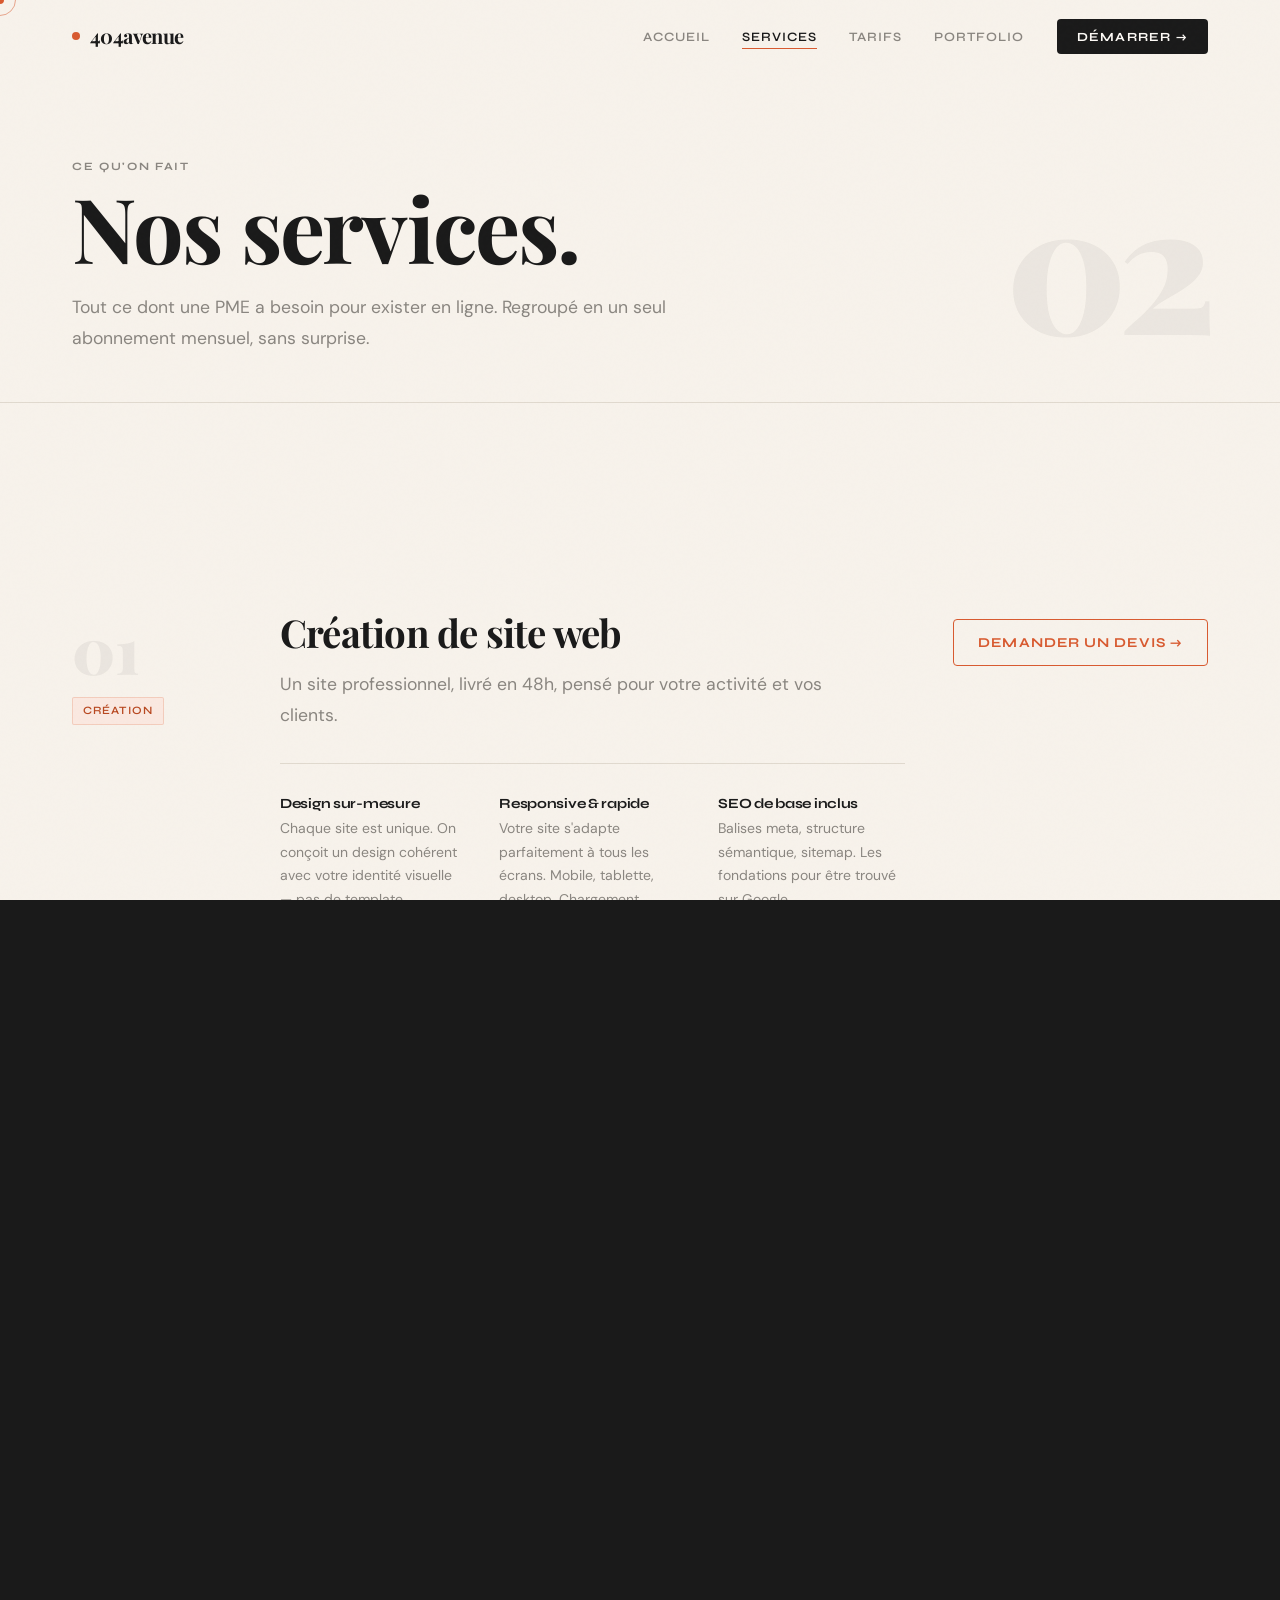
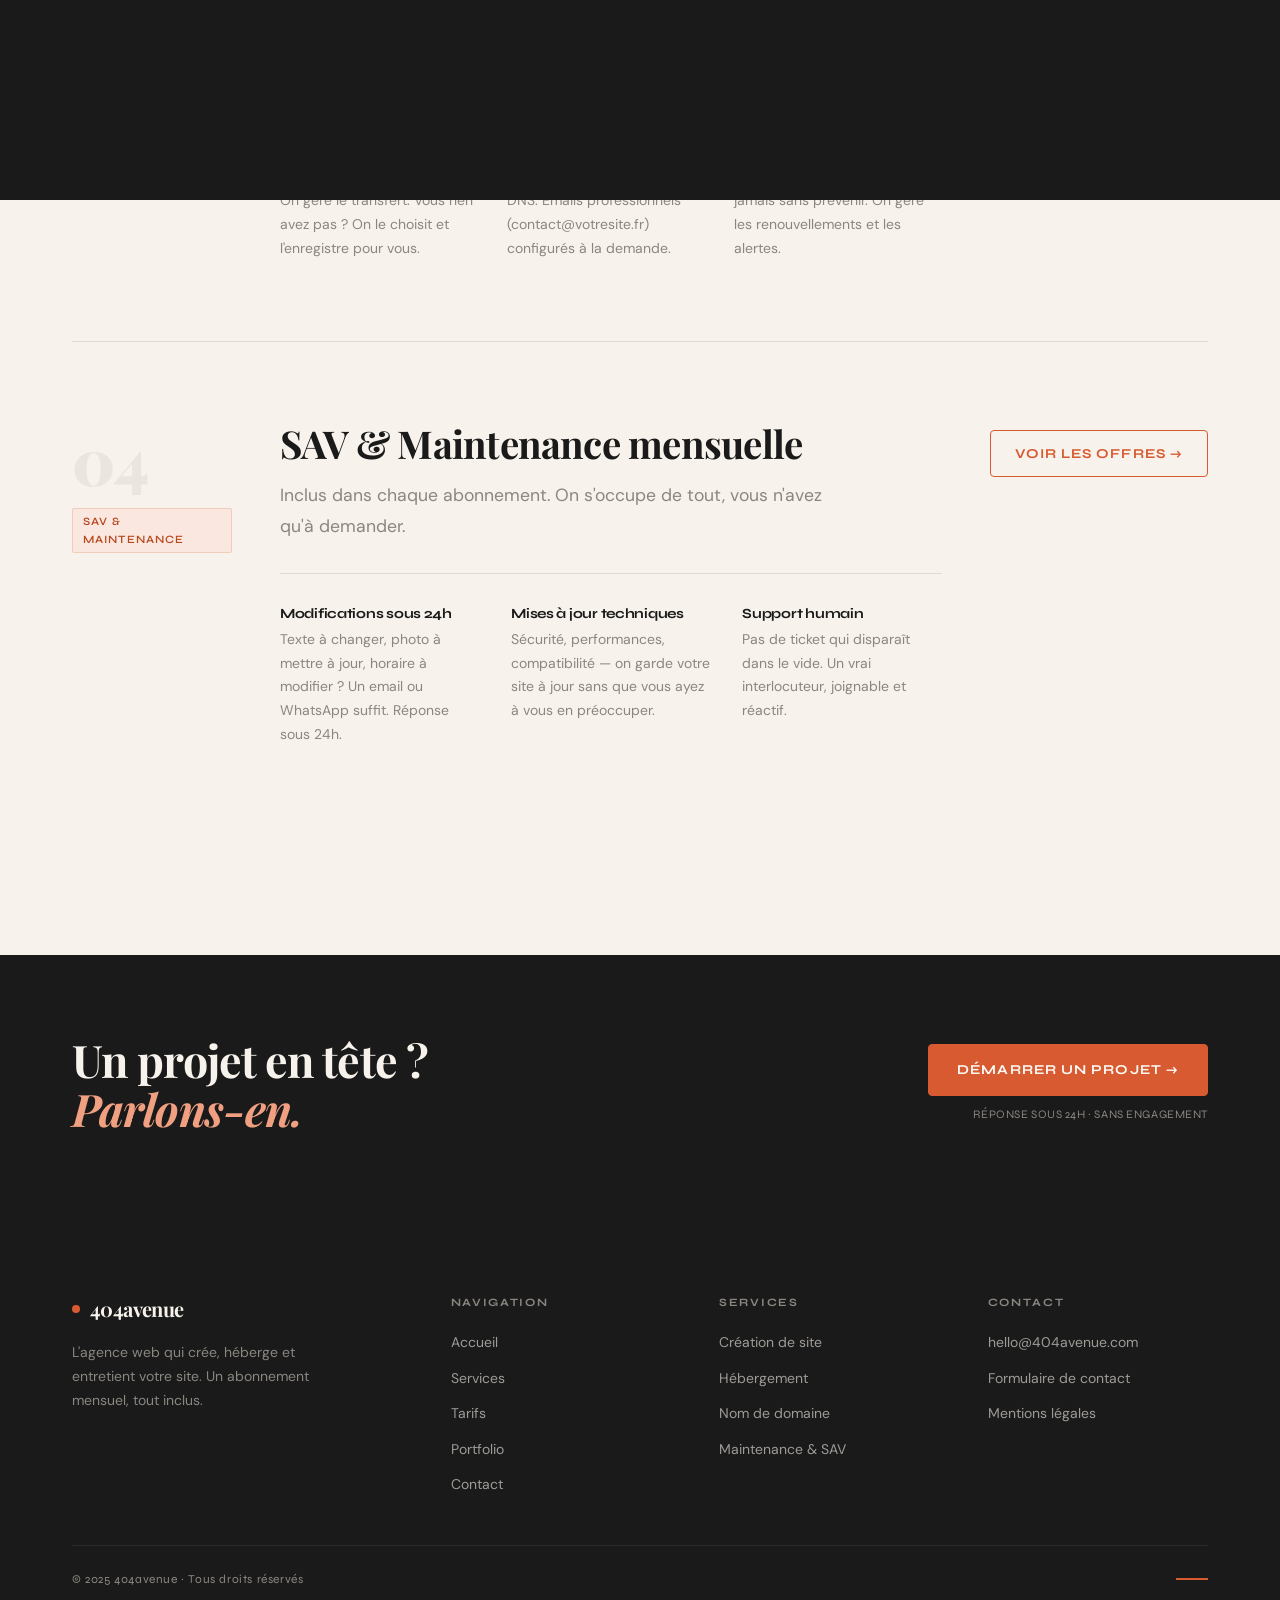
<file: services.html>
<!DOCTYPE html>
<html lang="fr">
<head>
  <meta charset="UTF-8">
  <meta name="viewport" content="width=device-width, initial-scale=1.0">
  <title>Services — 404avenue</title>
  <meta name="description" content="Création de sites web, hébergement, gestion de domaine et SAV mensuel. Découvrez toutes les prestations 404avenue.">
  <link rel="stylesheet" href="css/variables.css">
  <link rel="stylesheet" href="css/base.css">
  <link rel="stylesheet" href="css/components.css">
  <link rel="stylesheet" href="css/services.css">
</head>
<body>

  <div class="page-transition active"></div>
  <div class="cursor"></div>
  <div class="cursor-ring"></div>

  <nav class="nav">
    <div class="nav__inner">
      <a href="index.html" class="nav__logo">
        <span class="nav__logo-dot"></span>404avenue
      </a>
      <ul class="nav__links">
        <li><a href="index.html"     class="nav__link">Accueil</a></li>
        <li><a href="services.html"  class="nav__link">Services</a></li>
        <li><a href="tarifs.html"    class="nav__link">Tarifs</a></li>
        <li><a href="portfolio.html" class="nav__link">Portfolio</a></li>
        <li><a href="contact.html"   class="nav__cta">Démarrer →</a></li>
      </ul>
      <button class="nav__burger" aria-label="Menu"><span></span><span></span><span></span></button>
    </div>
  </nav>
  <div class="nav__mobile">
    <a href="index.html"     class="nav__link">Accueil</a>
    <a href="services.html"  class="nav__link">Services</a>
    <a href="tarifs.html"    class="nav__link">Tarifs</a>
    <a href="portfolio.html" class="nav__link">Portfolio</a>
    <a href="contact.html"   class="btn btn--rust">Démarrer →</a>
  </div>

  <main>

    <!-- ══ PAGE HEADER ══ -->
    <section class="page-header">
      <div class="container">
        <div class="page-header__inner">
          <div class="page-header__left reveal">
            <span class="label">Ce qu'on fait</span>
            <h1>Nos services.</h1>
            <p>Tout ce dont une PME a besoin pour exister en ligne. Regroupé en un seul abonnement mensuel, sans surprise.</p>
          </div>
          <div class="page-header__right reveal reveal--delay-2" aria-hidden="true">
            <span class="page-header__number">02</span>
          </div>
        </div>
      </div>
    </section>

    <div class="divider"></div>

    <!-- ══ SERVICES LISTE ══ -->
    <section class="section services-list">
      <div class="container">

        <!-- Service 01 -->
        <article class="service-row reveal" aria-labelledby="srv-creation">
          <div class="service-row__meta">
            <span class="service-row__num" aria-hidden="true">01</span>
            <span class="tag">Création</span>
          </div>
          <div class="service-row__content">
            <h2 id="srv-creation">Création de site web</h2>
            <p class="service-row__lead">Un site professionnel, livré en 48h, pensé pour votre activité et vos clients.</p>
            <div class="service-row__details">
              <div class="service-row__detail">
                <h4>Design sur-mesure</h4>
                <p>Chaque site est unique. On conçoit un design cohérent avec votre identité visuelle — pas de template générique.</p>
              </div>
              <div class="service-row__detail">
                <h4>Responsive & rapide</h4>
                <p>Votre site s'adapte parfaitement à tous les écrans. Mobile, tablette, desktop. Chargement optimisé.</p>
              </div>
              <div class="service-row__detail">
                <h4>SEO de base inclus</h4>
                <p>Balises meta, structure sémantique, sitemap. Les fondations pour être trouvé sur Google.</p>
              </div>
            </div>
          </div>
          <div class="service-row__cta">
            <a href="contact.html" class="btn btn--ghost">Demander un devis →</a>
          </div>
        </article>

        <div class="divider"></div>

        <!-- Service 02 -->
        <article class="service-row reveal" aria-labelledby="srv-hebergement">
          <div class="service-row__meta">
            <span class="service-row__num" aria-hidden="true">02</span>
            <span class="tag">Hébergement</span>
          </div>
          <div class="service-row__content">
            <h2 id="srv-hebergement">Hébergement & mise en ligne</h2>
            <p class="service-row__lead">Votre site en ligne, performant et sécurisé. Aucune configuration à gérer de votre côté.</p>
            <div class="service-row__details">
              <div class="service-row__detail">
                <h4>Serveurs rapides</h4>
                <p>Hébergement sur infrastructure performante (CDN mondial). Temps de chargement ultra-rapide.</p>
              </div>
              <div class="service-row__detail">
                <h4>HTTPS inclus</h4>
                <p>Certificat SSL/TLS actif, renouvelé automatiquement. Votre site est sécurisé par défaut.</p>
              </div>
              <div class="service-row__detail">
                <h4>Sauvegardes régulières</h4>
                <p>Votre contenu est sauvegardé régulièrement. En cas de problème, on restaure sans délai.</p>
              </div>
            </div>
          </div>
          <div class="service-row__cta">
            <a href="tarifs.html" class="btn btn--ghost">Voir les tarifs →</a>
          </div>
        </article>

        <div class="divider"></div>

        <!-- Service 03 -->
        <article class="service-row reveal" aria-labelledby="srv-domaine">
          <div class="service-row__meta">
            <span class="service-row__num" aria-hidden="true">03</span>
            <span class="tag">Domaine</span>
          </div>
          <div class="service-row__content">
            <h2 id="srv-domaine">Gestion du nom de domaine</h2>
            <p class="service-row__lead">Votre adresse en ligne, gérée de A à Z. Transfert, configuration DNS, renouvellement automatique.</p>
            <div class="service-row__details">
              <div class="service-row__detail">
                <h4>Transfert facilité</h4>
                <p>Vous avez déjà un domaine ? On gère le transfert. Vous n'en avez pas ? On le choisit et l'enregistre pour vous.</p>
              </div>
              <div class="service-row__detail">
                <h4>DNS & emails</h4>
                <p>Configuration complète des DNS. Emails professionnels (contact@votresite.fr) configurés à la demande.</p>
              </div>
              <div class="service-row__detail">
                <h4>Renouvellement auto</h4>
                <p>Votre domaine ne expire jamais sans prévenir. On gère les renouvellements et les alertes.</p>
              </div>
            </div>
          </div>
          <div class="service-row__cta">
            <a href="contact.html" class="btn btn--ghost">Nous contacter →</a>
          </div>
        </article>

        <div class="divider"></div>

        <!-- Service 04 -->
        <article class="service-row reveal" aria-labelledby="srv-sav">
          <div class="service-row__meta">
            <span class="service-row__num" aria-hidden="true">04</span>
            <span class="tag">SAV & Maintenance</span>
          </div>
          <div class="service-row__content">
            <h2 id="srv-sav">SAV & Maintenance mensuelle</h2>
            <p class="service-row__lead">Inclus dans chaque abonnement. On s'occupe de tout, vous n'avez qu'à demander.</p>
            <div class="service-row__details">
              <div class="service-row__detail">
                <h4>Modifications sous 24h</h4>
                <p>Texte à changer, photo à mettre à jour, horaire à modifier ? Un email ou WhatsApp suffit. Réponse sous 24h.</p>
              </div>
              <div class="service-row__detail">
                <h4>Mises à jour techniques</h4>
                <p>Sécurité, performances, compatibilité — on garde votre site à jour sans que vous ayez à vous en préoccuper.</p>
              </div>
              <div class="service-row__detail">
                <h4>Support humain</h4>
                <p>Pas de ticket qui disparaît dans le vide. Un vrai interlocuteur, joignable et réactif.</p>
              </div>
            </div>
          </div>
          <div class="service-row__cta">
            <a href="tarifs.html" class="btn btn--ghost">Voir les offres →</a>
          </div>
        </article>

      </div>
    </section>

    <!-- ══ CTA ══ -->
    <section class="cta-band">
      <div class="container">
        <div class="cta-band__inner">
          <div class="cta-band__text reveal">
            <h2>Un projet en tête ?<br><em>Parlons-en.</em></h2>
          </div>
          <div class="cta-band__action reveal reveal--delay-2">
            <a href="contact.html" class="btn btn--rust">Démarrer un projet →</a>
            <p>Réponse sous 24h · Sans engagement</p>
          </div>
        </div>
      </div>
    </section>

  </main>

  <footer class="footer">
    <div class="container">
      <div class="footer__grid">
        <div class="footer__brand">
          <a href="index.html" class="nav__logo"><span class="nav__logo-dot"></span>404avenue</a>
          <p>L'agence web qui crée, héberge et entretient votre site. Un abonnement mensuel, tout inclus.</p>
        </div>
        <div>
          <p class="footer__col-title">Navigation</p>
          <ul class="footer__links">
            <li><a href="index.html">Accueil</a></li>
            <li><a href="services.html">Services</a></li>
            <li><a href="tarifs.html">Tarifs</a></li>
            <li><a href="portfolio.html">Portfolio</a></li>
            <li><a href="contact.html">Contact</a></li>
          </ul>
        </div>
        <div>
          <p class="footer__col-title">Services</p>
          <ul class="footer__links">
            <li><a href="services.html">Création de site</a></li>
            <li><a href="services.html">Hébergement</a></li>
            <li><a href="services.html">Nom de domaine</a></li>
            <li><a href="services.html">Maintenance & SAV</a></li>
          </ul>
        </div>
        <div>
          <p class="footer__col-title">Contact</p>
          <ul class="footer__links">
            <li><a href="mailto:hello@404avenue.com">hello@404avenue.com</a></li>
            <li><a href="contact.html">Formulaire de contact</a></li>
            <li><a href="mentions-legales.html">Mentions légales</a></li>
          </ul>
        </div>
      </div>
      <div class="footer__bottom">
        <span class="footer__copy">© 2025 404avenue · Tous droits réservés</span>
        <div class="footer__rust"></div>
      </div>
    </div>
  </footer>

  <script src="js/main.js"></script>
</body>
</html>
</file>
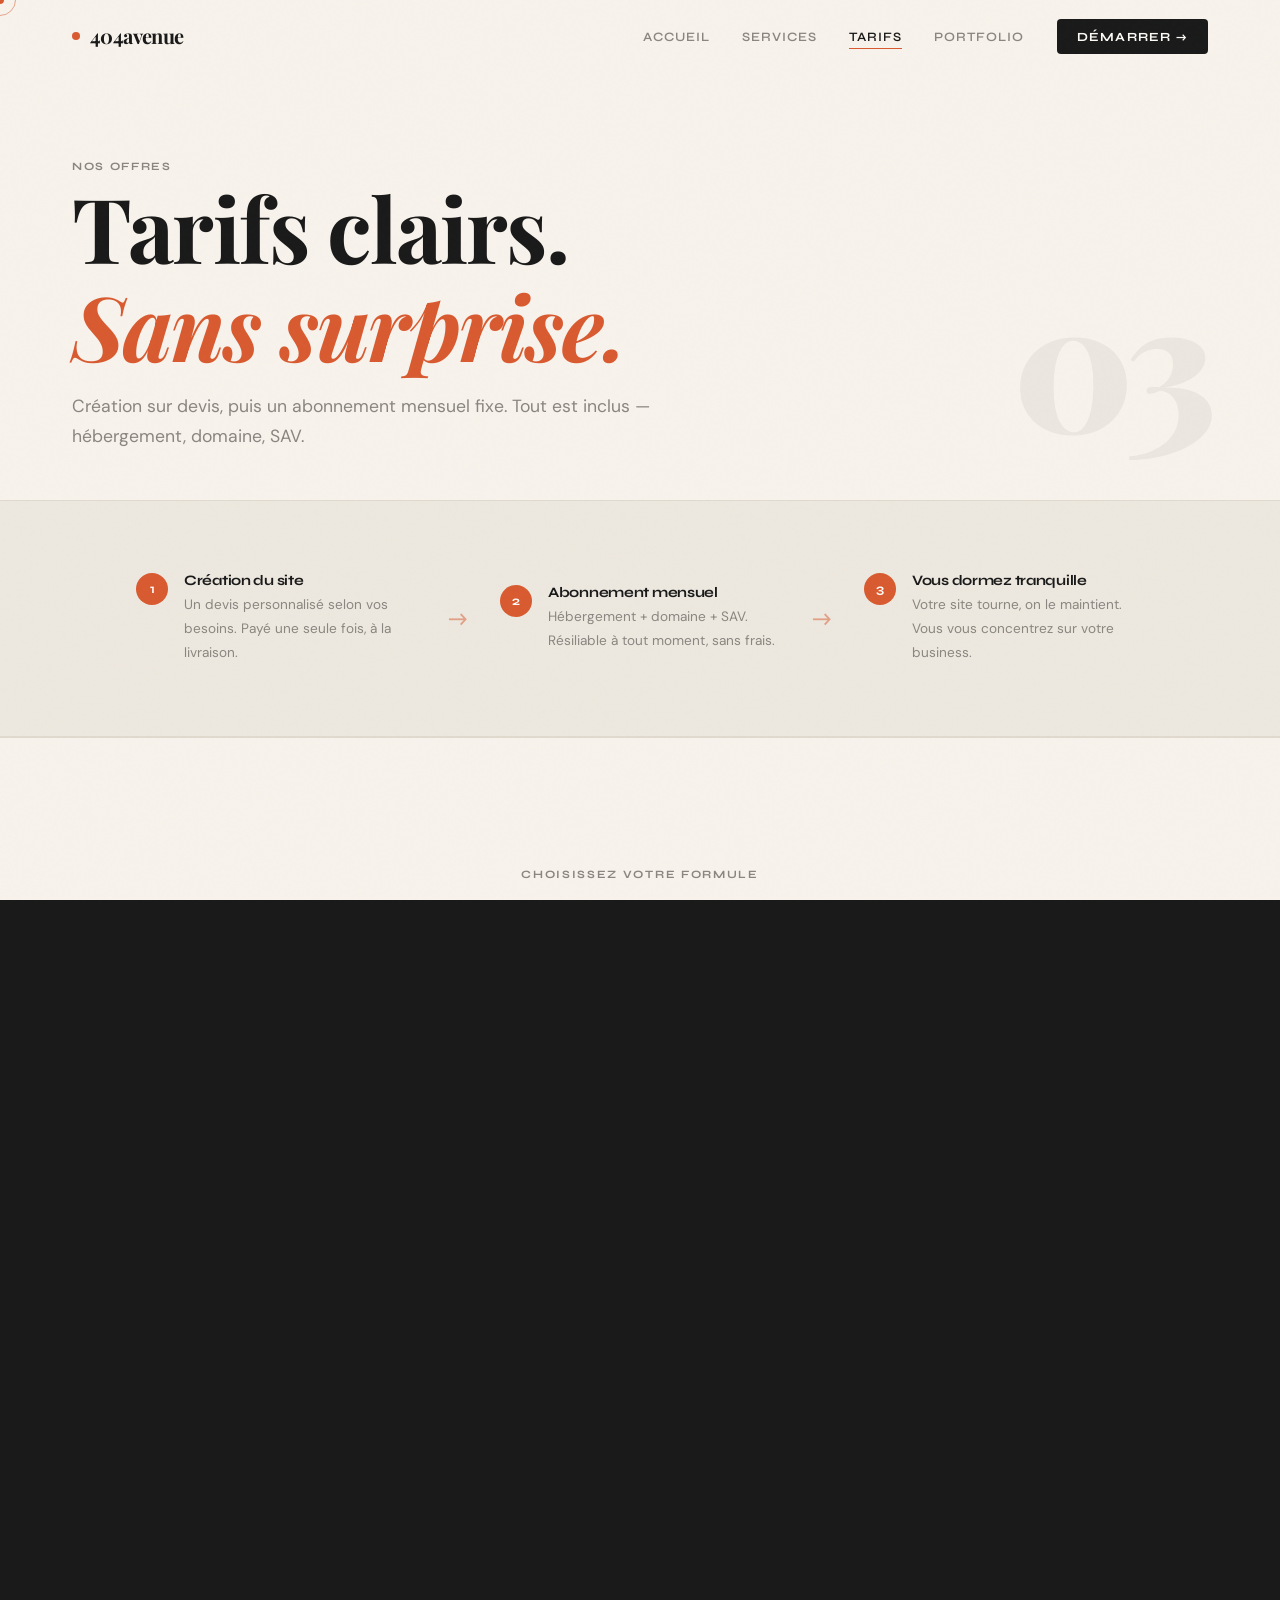
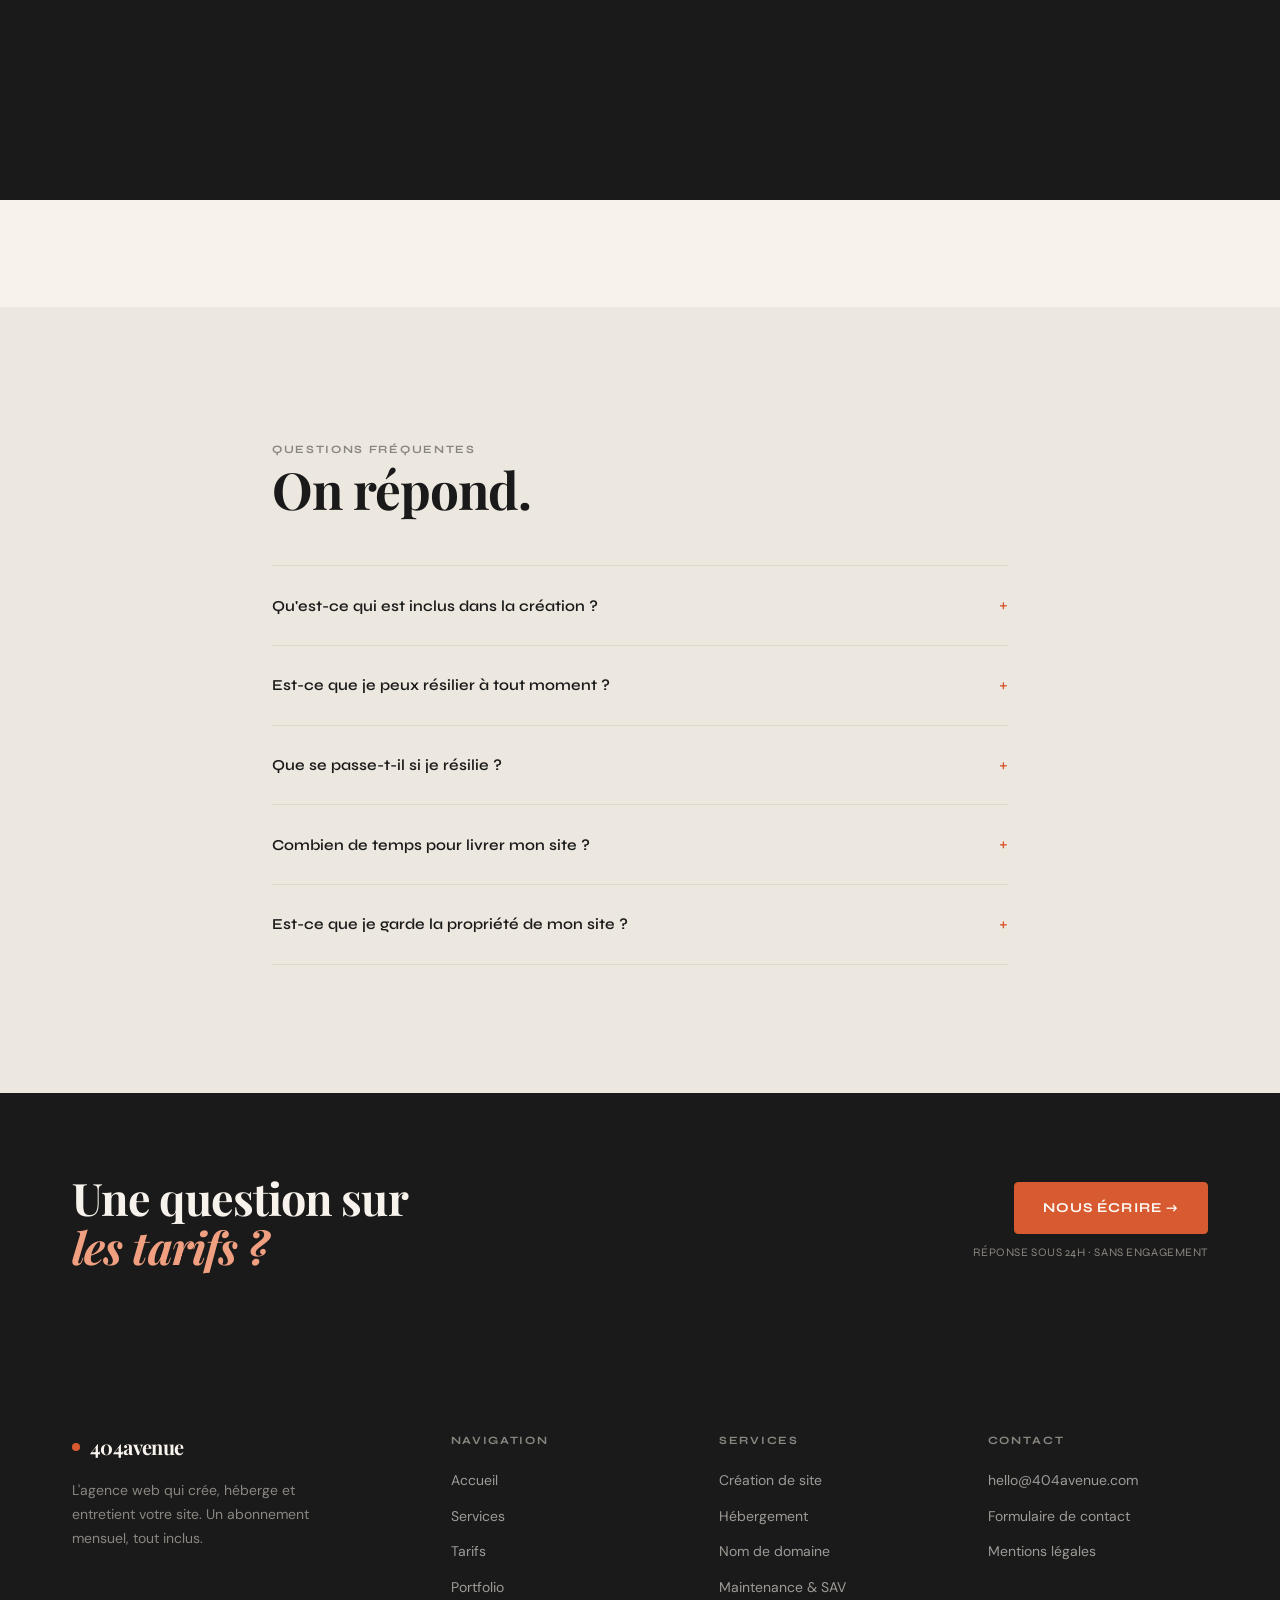
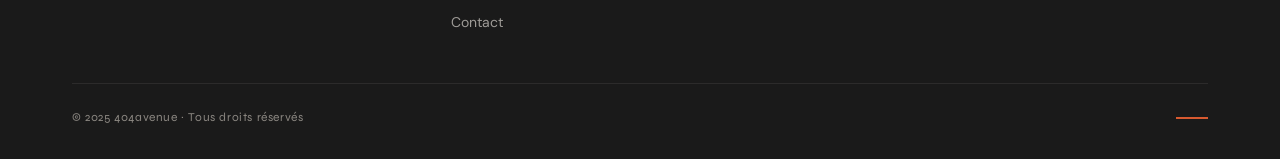
<file: tarifs.html>
<!DOCTYPE html>
<html lang="fr">
<head>
  <meta charset="UTF-8">
  <meta name="viewport" content="width=device-width, initial-scale=1.0">
  <title>Tarifs — 404avenue</title>
  <meta name="description" content="Découvrez les tarifs 404avenue. Création de site sur devis + abonnement mensuel tout inclus dès 49,90€/mois.">
  <link rel="stylesheet" href="css/variables.css">
  <link rel="stylesheet" href="css/base.css">
  <link rel="stylesheet" href="css/components.css">
  <link rel="stylesheet" href="css/services.css">
  <link rel="stylesheet" href="css/tarifs.css">
</head>
<body>

  <div class="page-transition active"></div>
  <div class="cursor"></div>
  <div class="cursor-ring"></div>

  <nav class="nav">
    <div class="nav__inner">
      <a href="index.html" class="nav__logo"><span class="nav__logo-dot"></span>404avenue</a>
      <ul class="nav__links">
        <li><a href="index.html"     class="nav__link">Accueil</a></li>
        <li><a href="services.html"  class="nav__link">Services</a></li>
        <li><a href="tarifs.html"    class="nav__link">Tarifs</a></li>
        <li><a href="portfolio.html" class="nav__link">Portfolio</a></li>
        <li><a href="contact.html"   class="nav__cta">Démarrer →</a></li>
      </ul>
      <button class="nav__burger" aria-label="Menu"><span></span><span></span><span></span></button>
    </div>
  </nav>
  <div class="nav__mobile">
    <a href="index.html"     class="nav__link">Accueil</a>
    <a href="services.html"  class="nav__link">Services</a>
    <a href="tarifs.html"    class="nav__link">Tarifs</a>
    <a href="portfolio.html" class="nav__link">Portfolio</a>
    <a href="contact.html"   class="btn btn--rust">Démarrer →</a>
  </div>

  <main>

    <!-- ══ PAGE HEADER ══ -->
    <section class="page-header">
      <div class="container">
        <div class="page-header__inner">
          <div class="page-header__left reveal">
            <span class="label">Nos offres</span>
            <h1>Tarifs clairs.<br><em style="color:var(--rust)">Sans surprise.</em></h1>
            <p>Création sur devis, puis un abonnement mensuel fixe. Tout est inclus — hébergement, domaine, SAV.</p>
          </div>
          <div class="page-header__right reveal reveal--delay-2" aria-hidden="true">
            <span class="page-header__number">03</span>
          </div>
        </div>
      </div>
    </section>

    <div class="divider"></div>

    <!-- ══ EXPLICATION MODÈLE ══ -->
    <section class="section--sm tarifs-model">
      <div class="container">
        <div class="tarifs-model__inner reveal">
          <div class="tarifs-model__step">
            <div class="tarifs-model__step-num">1</div>
            <div>
              <h4>Création du site</h4>
              <p>Un devis personnalisé selon vos besoins. Payé une seule fois, à la livraison.</p>
            </div>
          </div>
          <div class="tarifs-model__arrow" aria-hidden="true">→</div>
          <div class="tarifs-model__step">
            <div class="tarifs-model__step-num">2</div>
            <div>
              <h4>Abonnement mensuel</h4>
              <p>Hébergement + domaine + SAV. Résiliable à tout moment, sans frais.</p>
            </div>
          </div>
          <div class="tarifs-model__arrow" aria-hidden="true">→</div>
          <div class="tarifs-model__step">
            <div class="tarifs-model__step-num">3</div>
            <div>
              <h4>Vous dormez tranquille</h4>
              <p>Votre site tourne, on le maintient. Vous vous concentrez sur votre business.</p>
            </div>
          </div>
        </div>
      </div>
    </section>

    <div class="divider"></div>

    <!-- ══ PRICING CARDS ══ -->
    <section class="section tarifs-cards-section" aria-labelledby="tarifs-title">
      <div class="container">
        <div class="section-header reveal" style="text-align:center; align-items:center;">
          <span class="label">Choisissez votre formule</span>
          <h2 id="tarifs-title">L'abonnement mensuel</h2>
          <p style="margin:0 auto">Chaque formule inclut la gestion de l'hébergement, du domaine et le SAV mensuel.<br>La création du site est facturée séparément sur devis.</p>
        </div>

        <div class="tarifs-grid">

          <!-- Essentiel -->
          <article class="tarif-card reveal" aria-labelledby="plan-essentiel">
            <div class="tarif-card__header">
              <div class="tarif-card__tag"><span class="tag">Essentiel</span></div>
              <div class="tarif-card__price">
                <span class="tarif-card__amount">49<span>,90</span></span>
                <span class="tarif-card__period">€ / mois</span>
              </div>
              <p class="tarif-card__desc">Pour les commerces, artisans et indépendants qui veulent une présence en ligne simple et efficace.</p>
            </div>
            <ul class="tarif-card__features" aria-label="Ce qui est inclus">
              <li><span class="tarif-card__check" aria-hidden="true">✓</span> Site jusqu'à 5 pages</li>
              <li><span class="tarif-card__check" aria-hidden="true">✓</span> Hébergement inclus</li>
              <li><span class="tarif-card__check" aria-hidden="true">✓</span> Nom de domaine géré</li>
              <li><span class="tarif-card__check" aria-hidden="true">✓</span> HTTPS sécurisé</li>
              <li><span class="tarif-card__check" aria-hidden="true">✓</span> SAV sous 24h</li>
              <li><span class="tarif-card__check" aria-hidden="true">✓</span> 2 modifications / mois</li>
              <li class="tarif-card__feature--off"><span aria-hidden="true">–</span> E-commerce</li>
              <li class="tarif-card__feature--off"><span aria-hidden="true">–</span> Formulaires avancés</li>
            </ul>
            <a href="contact.html" class="btn btn--outline tarif-card__cta">Demander un devis →</a>
            <p class="tarif-card__note">Création du site : sur devis</p>
          </article>

          <!-- Business (recommandé) -->
          <article class="tarif-card tarif-card--featured reveal reveal--delay-1" aria-labelledby="plan-business" aria-label="Plan recommandé">
            <div class="tarif-card__badge">Recommandé</div>
            <div class="tarif-card__header">
              <div class="tarif-card__tag"><span class="tag" style="background:rgba(255,255,255,0.15);color:#fff;border-color:rgba(255,255,255,0.2)">Business</span></div>
              <div class="tarif-card__price">
                <span class="tarif-card__amount">89<span>,90</span></span>
                <span class="tarif-card__period">€ / mois</span>
              </div>
              <p class="tarif-card__desc">Pour les PME qui ont besoin d'un site complet, évolutif, avec plus de liberté de modifications.</p>
            </div>
            <ul class="tarif-card__features">
              <li><span class="tarif-card__check" aria-hidden="true">✓</span> Site jusqu'à 10 pages</li>
              <li><span class="tarif-card__check" aria-hidden="true">✓</span> Hébergement premium</li>
              <li><span class="tarif-card__check" aria-hidden="true">✓</span> Nom de domaine géré</li>
              <li><span class="tarif-card__check" aria-hidden="true">✓</span> HTTPS sécurisé</li>
              <li><span class="tarif-card__check" aria-hidden="true">✓</span> SAV prioritaire sous 24h</li>
              <li><span class="tarif-card__check" aria-hidden="true">✓</span> Modifications illimitées</li>
              <li><span class="tarif-card__check" aria-hidden="true">✓</span> Formulaires de contact</li>
              <li><span class="tarif-card__check" aria-hidden="true">✓</span> Rapport mensuel</li>
            </ul>
            <a href="contact.html" class="btn btn--rust tarif-card__cta" style="background:var(--white);color:var(--rust);">Demander un devis →</a>
            <p class="tarif-card__note" style="color:rgba(255,255,255,0.5)">Création du site : sur devis</p>
          </article>

          <!-- Sur mesure -->
          <article class="tarif-card reveal reveal--delay-2" aria-labelledby="plan-mesure">
            <div class="tarif-card__header">
              <div class="tarif-card__tag"><span class="tag">Sur mesure</span></div>
              <div class="tarif-card__price tarif-card__price--custom">
                <span class="tarif-card__amount-custom">Sur devis</span>
              </div>
              <p class="tarif-card__desc">Pour les projets complexes : e-commerce, fonctionnalités spécifiques, multi-sites.</p>
            </div>
            <ul class="tarif-card__features">
              <li><span class="tarif-card__check" aria-hidden="true">✓</span> Pages illimitées</li>
              <li><span class="tarif-card__check" aria-hidden="true">✓</span> Hébergement dédié</li>
              <li><span class="tarif-card__check" aria-hidden="true">✓</span> Nom de domaine géré</li>
              <li><span class="tarif-card__check" aria-hidden="true">✓</span> E-commerce / boutique</li>
              <li><span class="tarif-card__check" aria-hidden="true">✓</span> Fonctionnalités sur-mesure</li>
              <li><span class="tarif-card__check" aria-hidden="true">✓</span> SAV dédié</li>
              <li><span class="tarif-card__check" aria-hidden="true">✓</span> Modifications illimitées</li>
              <li><span class="tarif-card__check" aria-hidden="true">✓</span> Support stratégique</li>
            </ul>
            <a href="contact.html" class="btn btn--rust tarif-card__cta">Nous contacter →</a>
            <p class="tarif-card__note">Abonnement personnalisé après échange</p>
          </article>

        </div>
      </div>
    </section>

    <!-- ══ FAQ ══ -->
    <section class="section tarifs-faq" aria-labelledby="faq-title">
      <div class="container container--narrow">
        <div class="section-header reveal">
          <span class="label">Questions fréquentes</span>
          <h2 id="faq-title">On répond.</h2>
        </div>
        <div class="faq-list">
          <details class="faq-item reveal">
            <summary class="faq-item__question">Qu'est-ce qui est inclus dans la création ?</summary>
            <p class="faq-item__answer">La création comprend le design sur-mesure, l'intégration HTML/CSS, le responsive, le SEO de base et la mise en ligne. Le prix est défini sur devis selon la complexité de votre projet.</p>
          </details>
          <details class="faq-item reveal reveal--delay-1">
            <summary class="faq-item__question">Est-ce que je peux résilier à tout moment ?</summary>
            <p class="faq-item__answer">Oui. L'abonnement est mensuel et sans engagement minimum. Un simple email suffit pour mettre fin au contrat, sans frais de résiliation.</p>
          </details>
          <details class="faq-item reveal reveal--delay-2">
            <summary class="faq-item__question">Que se passe-t-il si je résilie ?</summary>
            <p class="faq-item__answer">Vous récupérez les fichiers de votre site. L'hébergement et la gestion du domaine s'arrêtent à la fin du mois en cours. On vous accompagne dans la transition si nécessaire.</p>
          </details>
          <details class="faq-item reveal reveal--delay-3">
            <summary class="faq-item__question">Combien de temps pour livrer mon site ?</summary>
            <p class="faq-item__answer">On s'engage sur une livraison en 48h pour les projets Essentiel, et jusqu'à 5 jours pour les projets Business. Le délai est confirmé au moment du devis.</p>
          </details>
          <details class="faq-item reveal reveal--delay-4">
            <summary class="faq-item__question">Est-ce que je garde la propriété de mon site ?</summary>
            <p class="faq-item__answer">Oui, entièrement. Le site vous appartient. Vous pouvez décider de changer d'hébergeur ou de gestionnaire à tout moment — on vous livre les fichiers sans conditions.</p>
          </details>
        </div>
      </div>
    </section>

    <!-- ══ CTA ══ -->
    <section class="cta-band">
      <div class="container">
        <div class="cta-band__inner">
          <div class="cta-band__text reveal">
            <h2>Une question sur<br><em>les tarifs ?</em></h2>
          </div>
          <div class="cta-band__action reveal reveal--delay-2">
            <a href="contact.html" class="btn btn--rust">Nous écrire →</a>
            <p>Réponse sous 24h · Sans engagement</p>
          </div>
        </div>
      </div>
    </section>

  </main>

  <footer class="footer">
    <div class="container">
      <div class="footer__grid">
        <div class="footer__brand">
          <a href="index.html" class="nav__logo"><span class="nav__logo-dot"></span>404avenue</a>
          <p>L'agence web qui crée, héberge et entretient votre site. Un abonnement mensuel, tout inclus.</p>
        </div>
        <div>
          <p class="footer__col-title">Navigation</p>
          <ul class="footer__links">
            <li><a href="index.html">Accueil</a></li>
            <li><a href="services.html">Services</a></li>
            <li><a href="tarifs.html">Tarifs</a></li>
            <li><a href="portfolio.html">Portfolio</a></li>
            <li><a href="contact.html">Contact</a></li>
          </ul>
        </div>
        <div>
          <p class="footer__col-title">Services</p>
          <ul class="footer__links">
            <li><a href="services.html">Création de site</a></li>
            <li><a href="services.html">Hébergement</a></li>
            <li><a href="services.html">Nom de domaine</a></li>
            <li><a href="services.html">Maintenance & SAV</a></li>
          </ul>
        </div>
        <div>
          <p class="footer__col-title">Contact</p>
          <ul class="footer__links">
            <li><a href="mailto:hello@404avenue.com">hello@404avenue.com</a></li>
            <li><a href="contact.html">Formulaire de contact</a></li>
            <li><a href="mentions-legales.html">Mentions légales</a></li>
          </ul>
        </div>
      </div>
      <div class="footer__bottom">
        <span class="footer__copy">© 2025 404avenue · Tous droits réservés</span>
        <div class="footer__rust"></div>
      </div>
    </div>
  </footer>

  <script src="js/main.js"></script>
</body>
</html>
</file>
<file: css/variables.css>
/* ============================================================
   404AVENUE — DESIGN SYSTEM
   Direction : Chalk & Rust
   ============================================================ */

@import url('https://fonts.googleapis.com/css2?family=Playfair+Display:ital,wght@0,400;0,500;0,700;0,900;1,400;1,700&family=Syne:wght@400;500;600;700;800&family=DM+Sans:ital,wght@0,300;0,400;0,500;1,300&display=swap');

:root {
  /* ── Palette ── */
  --cream:       #F7F2EB;
  --cream-dark:  #EDE8DF;
  --cream-deep:  #E0D9CE;
  --black:       #1A1A1A;
  --black-soft:  #2C2C2C;
  --grey-mid:    #8A8680;
  --grey-light:  #C4BFB8;
  --rust:        #D85A30;
  --rust-dark:   #B84820;
  --rust-light:  #F0A080;
  --rust-pale:   #FAE8E0;
  --white:       #FDFAF6;

  /* ── Typography ── */
  --font-display: 'Playfair Display', Georgia, serif;
  --font-sans:    'Syne', sans-serif;
  --font-body:    'DM Sans', sans-serif;

  /* ── Spacing scale ── */
  --s1:  0.5rem;
  --s2:  1rem;
  --s3:  1.5rem;
  --s4:  2rem;
  --s5:  3rem;
  --s6:  5rem;
  --s7:  8rem;

  /* ── Layout ── */
  --max-w:       1200px;
  --nav-h:       72px;
  --radius-sm:   4px;
  --radius-md:   8px;
  --radius-lg:   16px;

  /* ── Transitions ── */
  --ease:        cubic-bezier(0.25, 0.46, 0.45, 0.94);
  --ease-out:    cubic-bezier(0.0, 0.0, 0.2, 1);
  --dur-fast:    0.15s;
  --dur-mid:     0.3s;
  --dur-slow:    0.6s;

  /* ── Shadows ── */
  --shadow-sm:   0 1px 3px rgba(26,26,26,0.08);
  --shadow-md:   0 4px 16px rgba(26,26,26,0.10);
  --shadow-lg:   0 12px 40px rgba(26,26,26,0.14);
}
</file>
<file: css/base.css>
/* ============================================================
   BASE — Reset · Typographie · Utilitaires globaux
   ============================================================ */

*, *::before, *::after {
  box-sizing: border-box;
  margin: 0;
  padding: 0;
}

html {
  scroll-behavior: smooth;
  font-size: 16px;
  -webkit-font-smoothing: antialiased;
  -moz-osx-font-smoothing: grayscale;
}

body {
  font-family: var(--font-body);
  background-color: var(--cream);
  color: var(--black);
  line-height: 1.6;
  overflow-x: hidden;
  cursor: none;
}

img, svg, video { display: block; max-width: 100%; }
a { color: inherit; text-decoration: none; }
ul, ol { list-style: none; }
button { font: inherit; cursor: none; border: none; background: none; }
input, textarea, select { font: inherit; }

/* ── Typographic scale ── */
h1, h2, h3, h4, h5 {
  font-family: var(--font-display);
  line-height: 1.1;
  letter-spacing: -0.02em;
  font-weight: 700;
  color: var(--black);
}

h1 { font-size: clamp(3rem, 7vw, 6rem); }
h2 { font-size: clamp(2rem, 4vw, 3.5rem); }
h3 { font-size: clamp(1.4rem, 2.5vw, 2rem); }
h4 { font-size: 1.25rem; }

p { font-size: 1rem; line-height: 1.75; color: var(--black-soft); }

.label {
  font-family: var(--font-sans);
  font-size: 0.7rem;
  font-weight: 700;
  letter-spacing: 0.15em;
  text-transform: uppercase;
  color: var(--grey-mid);
}

/* ── Layout container ── */
.container {
  width: 100%;
  max-width: var(--max-w);
  margin: 0 auto;
  padding: 0 var(--s4);
}

.container--narrow {
  max-width: 800px;
  margin: 0 auto;
  padding: 0 var(--s4);
}

/* ── Section spacing ── */
.section {
  padding: var(--s7) 0;
}

.section--sm {
  padding: var(--s5) 0;
}

/* ── Divider ── */
.divider {
  width: 100%;
  height: 1px;
  background: var(--cream-deep);
}

/* ── Rust accent line ── */
.accent-line {
  display: block;
  width: 40px;
  height: 2px;
  background: var(--rust);
  margin-bottom: var(--s3);
}

/* ── Custom cursor ── */
.cursor {
  position: fixed;
  width: 8px;
  height: 8px;
  background: var(--rust);
  border-radius: 50%;
  pointer-events: none;
  z-index: 9999;
  transform: translate(-50%, -50%);
  transition: width var(--dur-mid) var(--ease),
              height var(--dur-mid) var(--ease),
              background var(--dur-mid) var(--ease);
  will-change: transform;
}

.cursor-ring {
  position: fixed;
  width: 32px;
  height: 32px;
  border: 1px solid rgba(216, 90, 48, 0.5);
  border-radius: 50%;
  pointer-events: none;
  z-index: 9998;
  transform: translate(-50%, -50%);
  transition: transform 0.12s var(--ease),
              width var(--dur-mid) var(--ease),
              height var(--dur-mid) var(--ease),
              opacity var(--dur-mid) var(--ease);
  will-change: transform;
}

.cursor.hover { width: 14px; height: 14px; background: var(--black); }
.cursor-ring.hover { width: 48px; height: 48px; opacity: 0.3; }

/* ── Boutons ── */
.btn {
  display: inline-flex;
  align-items: center;
  gap: var(--s1);
  font-family: var(--font-sans);
  font-size: 0.85rem;
  font-weight: 700;
  letter-spacing: 0.08em;
  text-transform: uppercase;
  padding: 14px 28px;
  border-radius: var(--radius-sm);
  transition: all var(--dur-mid) var(--ease);
}

.btn--rust {
  background: var(--rust);
  color: var(--white);
  border: 1px solid var(--rust);
}
.btn--rust:hover {
  background: var(--rust-dark);
  border-color: var(--rust-dark);
  transform: translateY(-1px);
  box-shadow: var(--shadow-md);
}

.btn--outline {
  background: transparent;
  color: var(--black);
  border: 1px solid var(--black);
}
.btn--outline:hover {
  background: var(--black);
  color: var(--cream);
}

.btn--ghost {
  background: transparent;
  color: var(--rust);
  border: 1px solid var(--rust);
  padding: 12px 24px;
}
.btn--ghost:hover {
  background: var(--rust);
  color: var(--white);
}

/* ── Tag / badge ── */
.tag {
  display: inline-block;
  font-family: var(--font-sans);
  font-size: 0.7rem;
  font-weight: 600;
  letter-spacing: 0.1em;
  text-transform: uppercase;
  padding: 4px 10px;
  border-radius: 2px;
  background: var(--rust-pale);
  color: var(--rust-dark);
  border: 1px solid rgba(216, 90, 48, 0.2);
}

/* ── Scroll reveal animations ── */
.reveal {
  opacity: 0;
  transform: translateY(24px);
  transition: opacity var(--dur-slow) var(--ease-out),
              transform var(--dur-slow) var(--ease-out);
}
.reveal.visible {
  opacity: 1;
  transform: translateY(0);
}
.reveal--delay-1 { transition-delay: 0.1s; }
.reveal--delay-2 { transition-delay: 0.2s; }
.reveal--delay-3 { transition-delay: 0.3s; }
.reveal--delay-4 { transition-delay: 0.4s; }

/* ── Page transition overlay ── */
.page-transition {
  position: fixed;
  inset: 0;
  background: var(--black);
  z-index: 10000;
  transform: translateY(100%);
  transition: transform 0.4s var(--ease);
  pointer-events: none;
}
.page-transition.active { transform: translateY(0); }

/* ── Noise texture overlay (subtile, éditoriale) ── */
body::after {
  content: '';
  position: fixed;
  inset: 0;
  background-image: url("data:image/svg+xml,%3Csvg viewBox='0 0 256 256' xmlns='http://www.w3.org/2000/svg'%3E%3Cfilter id='noise'%3E%3CfeTurbulence type='fractalNoise' baseFrequency='0.9' numOctaves='4' stitchTiles='stitch'/%3E%3C/filter%3E%3Crect width='100%25' height='100%25' filter='url(%23noise)' opacity='0.03'/%3E%3C/svg%3E");
  pointer-events: none;
  z-index: 9997;
  opacity: 0.4;
}

/* ── Responsive helpers ── */
@media (max-width: 768px) {
  .container { padding: 0 var(--s3); }
  .section { padding: var(--s5) 0; }
  body { cursor: auto; }
  .cursor, .cursor-ring { display: none; }
}
</file>
<file: css/components.css>
/* ============================================================
   COMPONENTS — Nav · Footer · Cards · Shared UI
   ============================================================ */

/* ── Navigation ── */
.nav {
  position: fixed;
  top: 0;
  left: 0;
  right: 0;
  height: var(--nav-h);
  z-index: 1000;
  transition: background var(--dur-mid) var(--ease),
              box-shadow var(--dur-mid) var(--ease);
}

.nav.scrolled {
  background: rgba(247, 242, 235, 0.96);
  backdrop-filter: blur(12px);
  -webkit-backdrop-filter: blur(12px);
  box-shadow: 0 1px 0 var(--cream-deep);
}

.nav__inner {
  display: flex;
  align-items: center;
  justify-content: space-between;
  height: 100%;
  max-width: var(--max-w);
  margin: 0 auto;
  padding: 0 var(--s4);
}

.nav__logo {
  display: flex;
  align-items: center;
  gap: 10px;
  font-family: var(--font-display);
  font-size: 1.25rem;
  font-weight: 700;
  color: var(--black);
  letter-spacing: -0.03em;
}

.nav__logo-dot {
  width: 8px;
  height: 8px;
  background: var(--rust);
  border-radius: 50%;
  flex-shrink: 0;
}

.nav__links {
  display: flex;
  align-items: center;
  gap: var(--s4);
}

.nav__link {
  font-family: var(--font-sans);
  font-size: 0.8rem;
  font-weight: 600;
  letter-spacing: 0.08em;
  text-transform: uppercase;
  color: var(--grey-mid);
  transition: color var(--dur-fast);
  position: relative;
}

.nav__link::after {
  content: '';
  position: absolute;
  bottom: -4px;
  left: 0;
  width: 0;
  height: 1px;
  background: var(--rust);
  transition: width var(--dur-mid) var(--ease);
}

.nav__link:hover,
.nav__link.active {
  color: var(--black);
}

.nav__link:hover::after,
.nav__link.active::after {
  width: 100%;
}

.nav__cta {
  font-family: var(--font-sans);
  font-size: 0.78rem;
  font-weight: 700;
  letter-spacing: 0.1em;
  text-transform: uppercase;
  color: var(--white);
  background: var(--black);
  padding: 10px 20px;
  border-radius: var(--radius-sm);
  transition: background var(--dur-fast), transform var(--dur-fast);
}

.nav__cta:hover {
  background: var(--rust);
  transform: translateY(-1px);
}

/* Menu burger mobile */
.nav__burger {
  display: none;
  flex-direction: column;
  gap: 5px;
  width: 28px;
  cursor: pointer;
  padding: 4px;
}

.nav__burger span {
  display: block;
  height: 1.5px;
  background: var(--black);
  transition: all var(--dur-mid) var(--ease);
  transform-origin: left;
}

.nav__burger.open span:nth-child(1) { transform: rotate(38deg) translateY(-1px); }
.nav__burger.open span:nth-child(2) { opacity: 0; transform: translateX(-8px); }
.nav__burger.open span:nth-child(3) { transform: rotate(-38deg) translateY(1px); }

/* Menu mobile overlay */
.nav__mobile {
  display: none;
  position: fixed;
  inset: 0;
  background: var(--cream);
  z-index: 999;
  flex-direction: column;
  align-items: center;
  justify-content: center;
  gap: var(--s4);
  opacity: 0;
  pointer-events: none;
  transition: opacity var(--dur-mid) var(--ease);
}

.nav__mobile.open {
  opacity: 1;
  pointer-events: all;
}

.nav__mobile .nav__link {
  font-size: 1rem;
  font-weight: 700;
  color: var(--black);
}

/* ── Footer ── */
.footer {
  background: var(--black);
  color: var(--cream);
  padding: var(--s6) 0 var(--s4);
}

.footer__grid {
  display: grid;
  grid-template-columns: 1.5fr 1fr 1fr 1fr;
  gap: var(--s5);
  margin-bottom: var(--s5);
}

.footer__brand .nav__logo {
  color: var(--cream);
  margin-bottom: var(--s2);
}

.footer__brand p {
  font-size: 0.875rem;
  color: var(--grey-mid);
  max-width: 260px;
  line-height: 1.7;
}

.footer__col-title {
  font-family: var(--font-sans);
  font-size: 0.7rem;
  font-weight: 700;
  letter-spacing: 0.15em;
  text-transform: uppercase;
  color: var(--grey-mid);
  margin-bottom: var(--s2);
}

.footer__links {
  display: flex;
  flex-direction: column;
  gap: 10px;
}

.footer__links a {
  font-family: var(--font-body);
  font-size: 0.875rem;
  color: rgba(247,242,235,0.6);
  transition: color var(--dur-fast);
}

.footer__links a:hover { color: var(--rust-light); }

.footer__bottom {
  border-top: 1px solid rgba(247,242,235,0.08);
  padding-top: var(--s3);
  display: flex;
  align-items: center;
  justify-content: space-between;
}

.footer__copy {
  font-family: var(--font-sans);
  font-size: 0.75rem;
  color: var(--grey-mid);
  letter-spacing: 0.05em;
}

.footer__rust {
  width: 32px;
  height: 2px;
  background: var(--rust);
}

/* ── Hero section ── */
.hero {
  min-height: 100vh;
  display: flex;
  align-items: flex-end;
  padding-bottom: var(--s6);
  position: relative;
  overflow: hidden;
}

.hero__bg {
  position: absolute;
  inset: 0;
  background: var(--cream);
}

.hero__bg-line {
  position: absolute;
  top: 0;
  right: 0;
  width: 50%;
  height: 100%;
  background: var(--cream-dark);
  clip-path: polygon(8% 0, 100% 0, 100% 100%, 0% 100%);
}

.hero__number {
  position: absolute;
  top: var(--s6);
  right: var(--s4);
  font-family: var(--font-display);
  font-size: clamp(8rem, 18vw, 20rem);
  font-weight: 900;
  color: rgba(26,26,26,0.04);
  line-height: 1;
  letter-spacing: -0.05em;
  pointer-events: none;
  user-select: none;
}

.hero__content {
  position: relative;
  z-index: 2;
  width: 100%;
}

.hero__eyebrow {
  display: flex;
  align-items: center;
  gap: var(--s2);
  margin-bottom: var(--s3);
}

.hero__eyebrow-line {
  width: 48px;
  height: 1px;
  background: var(--rust);
}

.hero__title {
  margin-bottom: var(--s3);
}

.hero__title em {
  font-style: italic;
  color: var(--rust);
}

.hero__subtitle {
  max-width: 540px;
  font-size: 1.1rem;
  margin-bottom: var(--s4);
  color: var(--grey-mid);
}

.hero__actions {
  display: flex;
  align-items: center;
  gap: var(--s3);
  flex-wrap: wrap;
}

.hero__scroll {
  display: flex;
  align-items: center;
  gap: 10px;
  font-family: var(--font-sans);
  font-size: 0.72rem;
  font-weight: 600;
  letter-spacing: 0.1em;
  text-transform: uppercase;
  color: var(--grey-mid);
  margin-top: var(--s6);
}

.hero__scroll-line {
  width: 40px;
  height: 1px;
  background: var(--grey-light);
}

/* ── Section header ── */
.section-header {
  margin-bottom: var(--s5);
}

.section-header .label {
  margin-bottom: var(--s2);
}

.section-header h2 {
  margin-bottom: var(--s2);
}

.section-header p {
  max-width: 520px;
  font-size: 1.05rem;
}

/* ── Cards génériques ── */
.card {
  background: var(--white);
  border: 1px solid var(--cream-deep);
  border-radius: var(--radius-md);
  padding: var(--s4);
  transition: box-shadow var(--dur-mid) var(--ease),
              transform var(--dur-mid) var(--ease);
}

.card:hover {
  box-shadow: var(--shadow-md);
  transform: translateY(-3px);
}

/* ── Stat strip ── */
.stat {
  display: flex;
  flex-direction: column;
  gap: 4px;
}

.stat__num {
  font-family: var(--font-display);
  font-size: 2.5rem;
  font-weight: 900;
  color: var(--black);
  line-height: 1;
}

.stat__num span {
  color: var(--rust);
  font-size: 1.5rem;
}

.stat__label {
  font-family: var(--font-sans);
  font-size: 0.72rem;
  font-weight: 600;
  letter-spacing: 0.1em;
  text-transform: uppercase;
  color: var(--grey-mid);
}

/* ── Responsive ── */
@media (max-width: 1024px) {
  .footer__grid { grid-template-columns: 1fr 1fr; gap: var(--s4); }
}

@media (max-width: 768px) {
  .nav__links { display: none; }
  .nav__burger { display: flex; }
  .nav__mobile { display: flex; }
  .footer__grid { grid-template-columns: 1fr; gap: var(--s3); }
  .footer__bottom { flex-direction: column; gap: var(--s2); text-align: center; }
}
</file>
<file: css/home.css>
/* ============================================================
   HOME — Styles spécifiques à index.html
   ============================================================ */

/* ── Stats ── */
.stats {
  background: var(--cream-dark);
  border-top: 1px solid var(--cream-deep);
  border-bottom: 1px solid var(--cream-deep);
}

.stats__grid {
  display: grid;
  grid-template-columns: 1fr auto 1fr auto 1fr auto 1fr;
  align-items: center;
  gap: 0;
  padding: var(--s4) 0;
}

.divider-v {
  width: 1px;
  height: 60px;
  background: var(--cream-deep);
}

.stat {
  padding: var(--s3) var(--s4);
  text-align: center;
}

/* ── Services aperçu ── */
.services-home__grid {
  display: grid;
  grid-template-columns: repeat(3, 1fr);
  gap: var(--s4);
  margin-bottom: var(--s4);
}

.services-home__card {
  background: var(--white);
  border: 1px solid var(--cream-deep);
  border-radius: var(--radius-md);
  padding: var(--s4);
  position: relative;
  overflow: hidden;
  transition: box-shadow var(--dur-mid) var(--ease),
              transform var(--dur-mid) var(--ease);
}

.services-home__card::before {
  content: '';
  position: absolute;
  bottom: 0;
  left: 0;
  right: 0;
  height: 3px;
  background: var(--rust);
  transform: scaleX(0);
  transform-origin: left;
  transition: transform var(--dur-mid) var(--ease);
}

.services-home__card:hover {
  box-shadow: var(--shadow-md);
  transform: translateY(-4px);
}

.services-home__card:hover::before {
  transform: scaleX(1);
}

.services-home__card-num {
  font-family: var(--font-display);
  font-size: 3rem;
  font-weight: 900;
  color: rgba(26,26,26,0.06);
  line-height: 1;
  margin-bottom: var(--s3);
}

.services-home__card-body h3 {
  font-size: 1.25rem;
  margin-bottom: var(--s1);
}

.services-home__card-body p {
  font-size: 0.9rem;
  color: var(--grey-mid);
  margin-bottom: var(--s2);
}

.services-home__more {
  font-family: var(--font-sans);
  font-size: 0.78rem;
  font-weight: 700;
  letter-spacing: 0.06em;
  text-transform: uppercase;
  color: var(--rust);
  transition: gap var(--dur-fast);
  display: inline-flex;
  align-items: center;
  gap: 6px;
}

.services-home__more:hover {
  gap: 10px;
}

.services-home__cta {
  text-align: center;
  margin-top: var(--s4);
}

/* ── Pourquoi nous ── */
.why { background: var(--cream-dark); }

.why__inner {
  display: grid;
  grid-template-columns: 1fr 1.2fr;
  gap: var(--s7);
  align-items: start;
}

.why__left h2 { margin-bottom: var(--s2); }
.why__left h2 em { font-style: italic; color: var(--rust); }
.why__left p { margin-bottom: var(--s3); }

.why__right {
  display: flex;
  flex-direction: column;
  gap: var(--s4);
  padding-top: var(--s5);
}

.why__item {
  display: flex;
  gap: var(--s3);
  align-items: flex-start;
}

.why__icon {
  color: var(--rust);
  font-size: 1.1rem;
  margin-top: 3px;
  flex-shrink: 0;
}

.why__item h4 {
  font-family: var(--font-sans);
  font-size: 0.95rem;
  font-weight: 700;
  margin-bottom: 6px;
  color: var(--black);
}

.why__item p {
  font-size: 0.9rem;
  color: var(--grey-mid);
}

/* ── CTA Bande ── */
.cta-band {
  background: var(--black);
  padding: var(--s6) 0;
}

.cta-band__inner {
  display: flex;
  align-items: center;
  justify-content: space-between;
  gap: var(--s4);
  flex-wrap: wrap;
}

.cta-band__text h2 {
  color: var(--cream);
  font-size: clamp(1.8rem, 3.5vw, 2.8rem);
}

.cta-band__text h2 em {
  color: var(--rust-light);
  font-style: italic;
}

.cta-band__action {
  display: flex;
  flex-direction: column;
  align-items: flex-end;
  gap: var(--s1);
}

.cta-band__action p {
  font-family: var(--font-sans);
  font-size: 0.72rem;
  color: var(--grey-mid);
  letter-spacing: 0.05em;
  text-transform: uppercase;
}

/* ── Responsive ── */
@media (max-width: 1024px) {
  .why__inner { grid-template-columns: 1fr; gap: var(--s5); }
}

@media (max-width: 768px) {
  .stats__grid {
    grid-template-columns: 1fr 1fr;
    gap: 1px;
    background: var(--cream-deep);
  }
  .divider-v { display: none; }
  .stat { background: var(--cream-dark); }
  .services-home__grid { grid-template-columns: 1fr; }
  .cta-band__inner { flex-direction: column; align-items: flex-start; }
  .cta-band__action { align-items: flex-start; }
}
</file>
<file: css/services.css>
/* ============================================================
   SERVICES — Styles de la page services.html
   (page-header est réutilisé sur toutes les pages intérieures)
   ============================================================ */

/* ── Page header partagé ── */
.page-header {
  padding: calc(var(--nav-h) + var(--s6)) 0 var(--s5);
  background: var(--cream);
  position: relative;
  overflow: hidden;
}

.page-header__inner {
  display: flex;
  align-items: flex-end;
  justify-content: space-between;
}

.page-header__left {
  max-width: 640px;
}

.page-header__left .label {
  margin-bottom: var(--s2);
}

.page-header__left h1 {
  margin-bottom: var(--s2);
}

.page-header__left p {
  font-size: 1.1rem;
  color: var(--grey-mid);
}

.page-header__right {
  display: flex;
  align-items: flex-end;
  padding-bottom: 4px;
}

.page-header__number {
  font-family: var(--font-display);
  font-size: clamp(6rem, 14vw, 14rem);
  font-weight: 900;
  color: rgba(26,26,26,0.05);
  line-height: 1;
  letter-spacing: -0.05em;
  user-select: none;
}

/* ── Service row ── */
.service-row {
  display: grid;
  grid-template-columns: 160px 1fr auto;
  gap: var(--s5);
  align-items: start;
  padding: var(--s6) 0;
}

.service-row__meta {
  display: flex;
  flex-direction: column;
  align-items: flex-start;
  gap: var(--s2);
  padding-top: 6px;
}

.service-row__num {
  font-family: var(--font-display);
  font-size: 4rem;
  font-weight: 900;
  color: rgba(26,26,26,0.06);
  line-height: 1;
}

.service-row__content h2 {
  font-size: clamp(1.8rem, 3vw, 2.5rem);
  margin-bottom: var(--s2);
}

.service-row__lead {
  font-size: 1.1rem;
  color: var(--grey-mid);
  margin-bottom: var(--s4);
  max-width: 560px;
}

.service-row__details {
  display: grid;
  grid-template-columns: repeat(3, 1fr);
  gap: var(--s4);
  border-top: 1px solid var(--cream-deep);
  padding-top: var(--s4);
}

.service-row__detail h4 {
  font-family: var(--font-sans);
  font-size: 0.875rem;
  font-weight: 700;
  color: var(--black);
  margin-bottom: 6px;
}

.service-row__detail p {
  font-size: 0.875rem;
  color: var(--grey-mid);
  line-height: 1.7;
}

.service-row__cta {
  padding-top: 8px;
  flex-shrink: 0;
}

/* ── CTA band (partagé, déjà dans home.css mais repris ici pour les autres pages) ── */
.cta-band {
  background: var(--black);
  padding: var(--s6) 0;
}

.cta-band__inner {
  display: flex;
  align-items: center;
  justify-content: space-between;
  gap: var(--s4);
  flex-wrap: wrap;
}

.cta-band__text h2 {
  color: var(--cream);
  font-size: clamp(1.8rem, 3.5vw, 2.8rem);
}

.cta-band__text h2 em {
  color: var(--rust-light);
  font-style: italic;
}

.cta-band__action {
  display: flex;
  flex-direction: column;
  align-items: flex-end;
  gap: var(--s1);
}

.cta-band__action p {
  font-family: var(--font-sans);
  font-size: 0.72rem;
  color: var(--grey-mid);
  letter-spacing: 0.05em;
  text-transform: uppercase;
}

/* ── Responsive ── */
@media (max-width: 1024px) {
  .service-row { grid-template-columns: 100px 1fr; }
  .service-row__cta { grid-column: 2; }
  .service-row__details { grid-template-columns: 1fr 1fr; }
}

@media (max-width: 768px) {
  .page-header__right { display: none; }
  .service-row { grid-template-columns: 1fr; gap: var(--s3); }
  .service-row__meta { flex-direction: row; align-items: center; }
  .service-row__num { font-size: 2.5rem; }
  .service-row__details { grid-template-columns: 1fr; gap: var(--s3); }
  .cta-band__inner { flex-direction: column; align-items: flex-start; }
  .cta-band__action { align-items: flex-start; }
}
</file>
<file: css/contact.css>
/* ============================================================
   CONTACT — Styles de la page contact.html
   ============================================================ */

/* ── Layout 2 colonnes ── */
.contact-grid {
  display: grid;
  grid-template-columns: 1.4fr 1fr;
  gap: var(--s6);
  align-items: start;
}

/* ── Formulaire ── */
.contact-form {
  display: flex;
  flex-direction: column;
  gap: var(--s3);
}

.form-row--2 {
  display: grid;
  grid-template-columns: 1fr 1fr;
  gap: var(--s2);
}

.form-field {
  display: flex;
  flex-direction: column;
  gap: 6px;
}

.form-label {
  font-family: var(--font-sans);
  font-size: 0.78rem;
  font-weight: 600;
  letter-spacing: 0.08em;
  text-transform: uppercase;
  color: var(--black);
}

.form-label span {
  color: var(--rust);
}

.form-input {
  background: var(--white);
  border: 1px solid var(--cream-deep);
  border-radius: var(--radius-sm);
  padding: 12px 16px;
  font-size: 0.9rem;
  color: var(--black);
  font-family: var(--font-body);
  transition: border-color var(--dur-fast), box-shadow var(--dur-fast);
  -webkit-appearance: none;
  appearance: none;
  width: 100%;
}

.form-input::placeholder { color: var(--grey-light); }
.form-input:focus {
  outline: none;
  border-color: var(--rust);
  box-shadow: 0 0 0 3px rgba(216, 90, 48, 0.1);
}

.form-input.error {
  border-color: #cc3333;
  box-shadow: 0 0 0 3px rgba(204, 51, 51, 0.08);
}

.form-textarea {
  resize: vertical;
  min-height: 140px;
  line-height: 1.6;
}

.form-select {
  background-image: url("data:image/svg+xml,%3Csvg xmlns='http://www.w3.org/2000/svg' width='12' height='8' viewBox='0 0 12 8'%3E%3Cpath d='M1 1l5 5 5-5' stroke='%238A8680' stroke-width='1.5' fill='none' stroke-linecap='round'/%3E%3C/svg%3E");
  background-repeat: no-repeat;
  background-position: right 16px center;
  padding-right: 40px;
  cursor: pointer;
}

.contact-submit { margin-top: var(--s1); }

.contact-form__success {
  background: rgba(26,26,26,0.04);
  border: 1px solid var(--cream-deep);
  border-left: 3px solid var(--rust);
  border-radius: var(--radius-sm);
  padding: var(--s2) var(--s3);
  font-size: 0.9rem;
  color: var(--black);
}

/* ── Infos de contact ── */
.contact-info {
  position: sticky;
  top: calc(var(--nav-h) + var(--s4));
  display: flex;
  flex-direction: column;
  gap: var(--s3);
}

.contact-info__block {
  display: flex;
  flex-direction: column;
  gap: 6px;
}

.contact-info__link {
  font-family: var(--font-display);
  font-size: 1.1rem;
  font-weight: 700;
  color: var(--rust);
  text-decoration: underline;
  text-decoration-color: transparent;
  text-underline-offset: 4px;
  transition: text-decoration-color var(--dur-fast);
}

.contact-info__link:hover {
  text-decoration-color: var(--rust);
}

.contact-info__value {
  font-family: var(--font-sans);
  font-size: 0.95rem;
  font-weight: 600;
  color: var(--black);
}

/* ── Réassurance ── */
.contact-info__reassurance {
  display: flex;
  flex-direction: column;
  gap: 12px;
}

.reassurance-item {
  display: flex;
  align-items: flex-start;
  gap: 10px;
}

.reassurance-icon {
  color: var(--rust);
  font-size: 0.8rem;
  margin-top: 2px;
  flex-shrink: 0;
}

.reassurance-item p {
  font-size: 0.875rem;
  color: var(--grey-mid);
  line-height: 1.5;
}

/* ── Responsive ── */
@media (max-width: 900px) {
  .contact-grid { grid-template-columns: 1fr; gap: var(--s5); }
  .contact-info { position: static; }
}

@media (max-width: 480px) {
  .form-row--2 { grid-template-columns: 1fr; }
}
</file>
<file: css/legal.css>
/* ============================================================
   LEGAL — Mentions légales
   ============================================================ */

.legal-content { background: var(--cream); }

.legal-block {
  padding: var(--s4) 0;
  border-bottom: 1px solid var(--cream-deep);
}

.legal-block:last-child { border-bottom: none; }

.legal-block h2 {
  font-size: 1.2rem;
  margin-bottom: var(--s2);
}

.legal-block p {
  font-size: 0.9rem;
  color: var(--grey-mid);
  line-height: 1.8;
}

.legal-block a {
  color: var(--rust);
  text-decoration: underline;
  text-underline-offset: 3px;
}

.legal-block a:hover { color: var(--rust-dark); }

.legal-block strong { color: var(--black); font-weight: 600; }
</file>
<file: css/portfolio.css>
/* ============================================================
   PORTFOLIO — Styles de la page portfolio.html
   ============================================================ */

/* ── Filtres ── */
.portfolio-filters {
  border-bottom: 1px solid var(--cream-deep);
  background: var(--cream);
}

.filters {
  display: flex;
  align-items: center;
  gap: var(--s2);
  flex-wrap: wrap;
  padding: var(--s2) 0;
}

.filter-btn {
  font-family: var(--font-sans);
  font-size: 0.78rem;
  font-weight: 600;
  letter-spacing: 0.06em;
  text-transform: uppercase;
  padding: 8px 16px;
  border-radius: var(--radius-sm);
  border: 1px solid var(--cream-deep);
  background: transparent;
  color: var(--grey-mid);
  transition: all var(--dur-fast) var(--ease);
}

.filter-btn:hover {
  border-color: var(--black);
  color: var(--black);
}

.filter-btn--active {
  background: var(--black);
  border-color: var(--black);
  color: var(--cream);
}

/* ── Grille ── */
.portfolio-grid-section {
  padding: var(--s5) 0 var(--s6);
}

.portfolio-grid {
  display: grid;
  grid-template-columns: repeat(3, 1fr);
  gap: var(--s3);
}

.portfolio-card--wide {
  grid-column: span 2;
}

/* ── Card ── */
.portfolio-card {
  background: var(--white);
  border: 1px solid var(--cream-deep);
  border-radius: var(--radius-md);
  overflow: hidden;
  transition: box-shadow var(--dur-mid) var(--ease),
              transform var(--dur-mid) var(--ease),
              opacity var(--dur-mid) var(--ease);
}

.portfolio-card:hover {
  box-shadow: var(--shadow-lg);
  transform: translateY(-4px);
}

.portfolio-card.hidden {
  display: none;
}

/* ── Thumbnail placeholder ── */
.portfolio-card__thumb {
  position: relative;
  aspect-ratio: 16 / 9;
  overflow: hidden;
}

.portfolio-card--wide .portfolio-card__thumb {
  aspect-ratio: 21 / 9;
}

.portfolio-card__thumb-inner {
  width: 100%;
  height: 100%;
  display: flex;
  align-items: flex-end;
  padding: var(--s3);
}

/* Couleurs de placeholder pour chaque projet */
.portfolio-card__thumb--a { background: #2C2C2C; }
.portfolio-card__thumb--b { background: #4A3728; }
.portfolio-card__thumb--c { background: #3D4A2F; }
.portfolio-card__thumb--d { background: #2A2A3E; }
.portfolio-card__thumb--e { background: #4A2C2C; }
.portfolio-card__thumb--f { background: #2C3A2C; }

.portfolio-card__placeholder-text {
  font-family: var(--font-display);
  font-size: 1.3rem;
  font-weight: 700;
  color: rgba(247,242,235,0.15);
  line-height: 1.2;
  user-select: none;
  pointer-events: none;
}

/* ── Overlay hover ── */
.portfolio-card__overlay {
  position: absolute;
  inset: 0;
  background: rgba(216, 90, 48, 0.9);
  display: flex;
  align-items: center;
  justify-content: center;
  opacity: 0;
  transition: opacity var(--dur-mid) var(--ease);
}

.portfolio-card__overlay span {
  font-family: var(--font-sans);
  font-size: 0.875rem;
  font-weight: 700;
  letter-spacing: 0.08em;
  text-transform: uppercase;
  color: var(--white);
}

.portfolio-card:hover .portfolio-card__overlay {
  opacity: 1;
}

/* ── Infos ── */
.portfolio-card__info {
  padding: var(--s3);
}

.portfolio-card__meta {
  display: flex;
  align-items: center;
  justify-content: space-between;
  margin-bottom: 10px;
}

.portfolio-card__year {
  font-family: var(--font-sans);
  font-size: 0.72rem;
  color: var(--grey-mid);
  letter-spacing: 0.08em;
}

.portfolio-card__title {
  font-family: var(--font-display);
  font-size: 1.2rem;
  font-weight: 700;
  margin-bottom: 6px;
  color: var(--black);
}

.portfolio-card__desc {
  font-size: 0.875rem;
  color: var(--grey-mid);
  line-height: 1.6;
  margin-bottom: 10px;
}

.portfolio-card__stack {
  font-family: var(--font-sans);
  font-size: 0.68rem;
  font-weight: 600;
  letter-spacing: 0.08em;
  text-transform: uppercase;
  color: var(--grey-light);
}

/* ── Note de bas ── */
.portfolio-note {
  text-align: center;
  font-size: 0.82rem;
  color: var(--grey-light);
  font-style: italic;
  margin-top: var(--s4);
  padding-top: var(--s4);
  border-top: 1px solid var(--cream-deep);
}

/* ── Responsive ── */
@media (max-width: 1024px) {
  .portfolio-grid { grid-template-columns: repeat(2, 1fr); }
  .portfolio-card--wide { grid-column: span 2; }
}

@media (max-width: 640px) {
  .portfolio-grid { grid-template-columns: 1fr; }
  .portfolio-card--wide { grid-column: span 1; }
  .portfolio-card--wide .portfolio-card__thumb { aspect-ratio: 16 / 9; }
}
</file>
<file: css/tarifs.css>
/* ============================================================
   TARIFS — Styles de la page tarifs.html
   ============================================================ */

/* ── Modèle en 3 étapes ── */
.tarifs-model {
  background: var(--cream-dark);
  border-bottom: 1px solid var(--cream-deep);
}

.tarifs-model__inner {
  display: flex;
  align-items: center;
  gap: var(--s4);
  flex-wrap: wrap;
  justify-content: center;
  padding: var(--s3) 0;
}

.tarifs-model__step {
  display: flex;
  align-items: flex-start;
  gap: var(--s2);
  flex: 1;
  min-width: 200px;
  max-width: 280px;
}

.tarifs-model__step-num {
  width: 32px;
  height: 32px;
  background: var(--rust);
  color: var(--white);
  border-radius: 50%;
  display: flex;
  align-items: center;
  justify-content: center;
  font-family: var(--font-sans);
  font-size: 0.8rem;
  font-weight: 700;
  flex-shrink: 0;
}

.tarifs-model__step h4 {
  font-family: var(--font-sans);
  font-size: 0.9rem;
  font-weight: 700;
  margin-bottom: 4px;
}

.tarifs-model__step p {
  font-size: 0.85rem;
  color: var(--grey-mid);
}

.tarifs-model__arrow {
  font-family: var(--font-sans);
  font-size: 1.5rem;
  color: var(--rust);
  opacity: 0.5;
  flex-shrink: 0;
}

/* ── Grille pricing ── */
.tarifs-cards-section .section-header {
  display: flex;
  flex-direction: column;
  align-items: center;
  text-align: center;
  margin-bottom: var(--s5);
}

.tarifs-grid {
  display: grid;
  grid-template-columns: repeat(3, 1fr);
  gap: var(--s3);
  align-items: start;
}

/* ── Carte tarif ── */
.tarif-card {
  background: var(--white);
  border: 1px solid var(--cream-deep);
  border-radius: var(--radius-lg);
  padding: var(--s4);
  position: relative;
  transition: box-shadow var(--dur-mid) var(--ease),
              transform var(--dur-mid) var(--ease);
}

.tarif-card:hover {
  box-shadow: var(--shadow-md);
  transform: translateY(-4px);
}

.tarif-card--featured {
  background: var(--black);
  border-color: var(--black);
  transform: scale(1.02);
}

.tarif-card--featured:hover {
  transform: scale(1.02) translateY(-4px);
}

.tarif-card__badge {
  position: absolute;
  top: -12px;
  left: 50%;
  transform: translateX(-50%);
  background: var(--rust);
  color: var(--white);
  font-family: var(--font-sans);
  font-size: 0.68rem;
  font-weight: 700;
  letter-spacing: 0.1em;
  text-transform: uppercase;
  padding: 4px 14px;
  border-radius: 20px;
  white-space: nowrap;
}

.tarif-card__header {
  margin-bottom: var(--s4);
  padding-bottom: var(--s3);
  border-bottom: 1px solid var(--cream-deep);
}

.tarif-card--featured .tarif-card__header {
  border-bottom-color: rgba(247,242,235,0.1);
}

.tarif-card__tag {
  margin-bottom: var(--s2);
}

.tarif-card__price {
  display: flex;
  align-items: baseline;
  gap: 4px;
  margin-bottom: var(--s2);
}

.tarif-card__amount {
  font-family: var(--font-display);
  font-size: 3rem;
  font-weight: 900;
  line-height: 1;
  color: var(--black);
}

.tarif-card--featured .tarif-card__amount {
  color: var(--cream);
}

.tarif-card__amount span {
  font-size: 1.8rem;
}

.tarif-card__period {
  font-family: var(--font-sans);
  font-size: 0.8rem;
  font-weight: 600;
  color: var(--grey-mid);
  letter-spacing: 0.05em;
}

.tarif-card--featured .tarif-card__period {
  color: rgba(247,242,235,0.5);
}

.tarif-card__price--custom {
  margin-bottom: var(--s2);
  align-items: center;
  min-height: 56px;
}

.tarif-card__amount-custom {
  font-family: var(--font-display);
  font-size: 2rem;
  font-weight: 700;
  color: var(--black);
  font-style: italic;
}

.tarif-card__desc {
  font-size: 0.875rem;
  color: var(--grey-mid);
  line-height: 1.6;
}

.tarif-card--featured .tarif-card__desc {
  color: rgba(247,242,235,0.6);
}

/* ── Liste features ── */
.tarif-card__features {
  list-style: none;
  display: flex;
  flex-direction: column;
  gap: 10px;
  margin-bottom: var(--s4);
}

.tarif-card__features li {
  font-size: 0.875rem;
  color: var(--black-soft);
  display: flex;
  align-items: center;
  gap: 10px;
}

.tarif-card--featured .tarif-card__features li {
  color: rgba(247,242,235,0.85);
}

.tarif-card__check {
  color: var(--rust);
  font-weight: 700;
  font-size: 0.8rem;
  flex-shrink: 0;
}

.tarif-card--featured .tarif-card__check {
  color: var(--rust-light);
}

.tarif-card__feature--off {
  opacity: 0.35;
}

/* ── CTA et note ── */
.tarif-card__cta {
  width: 100%;
  justify-content: center;
  margin-bottom: var(--s2);
}

.tarif-card__note {
  font-family: var(--font-sans);
  font-size: 0.72rem;
  color: var(--grey-mid);
  text-align: center;
  letter-spacing: 0.04em;
}

/* ── FAQ ── */
.tarifs-faq {
  background: var(--cream-dark);
}

.faq-list {
  display: flex;
  flex-direction: column;
  gap: 0;
  border-top: 1px solid var(--cream-deep);
}

.faq-item {
  border-bottom: 1px solid var(--cream-deep);
  overflow: hidden;
}

.faq-item__question {
  list-style: none;
  display: flex;
  align-items: center;
  justify-content: space-between;
  padding: var(--s3) 0;
  font-family: var(--font-sans);
  font-size: 0.95rem;
  font-weight: 600;
  color: var(--black);
  cursor: pointer;
  transition: color var(--dur-fast);
  user-select: none;
  gap: var(--s3);
}

.faq-item__question::-webkit-details-marker { display: none; }

.faq-item__question::after {
  content: '+';
  color: var(--rust);
  font-size: 1.2rem;
  font-weight: 400;
  flex-shrink: 0;
  transition: transform var(--dur-mid) var(--ease);
}

.faq-item[open] .faq-item__question::after {
  transform: rotate(45deg);
}

.faq-item[open] .faq-item__question {
  color: var(--rust);
}

.faq-item__answer {
  padding: 0 0 var(--s3);
  font-size: 0.9rem;
  color: var(--grey-mid);
  line-height: 1.75;
  max-width: 600px;
}

/* ── Responsive ── */
@media (max-width: 1024px) {
  .tarifs-grid { grid-template-columns: 1fr; max-width: 460px; margin: 0 auto; }
  .tarif-card--featured { transform: scale(1); }
  .tarif-card--featured:hover { transform: translateY(-4px); }
}

@media (max-width: 768px) {
  .tarifs-model__inner { flex-direction: column; gap: var(--s3); }
  .tarifs-model__arrow { transform: rotate(90deg); }
  .tarifs-model__step { max-width: 100%; }
}
</file>
